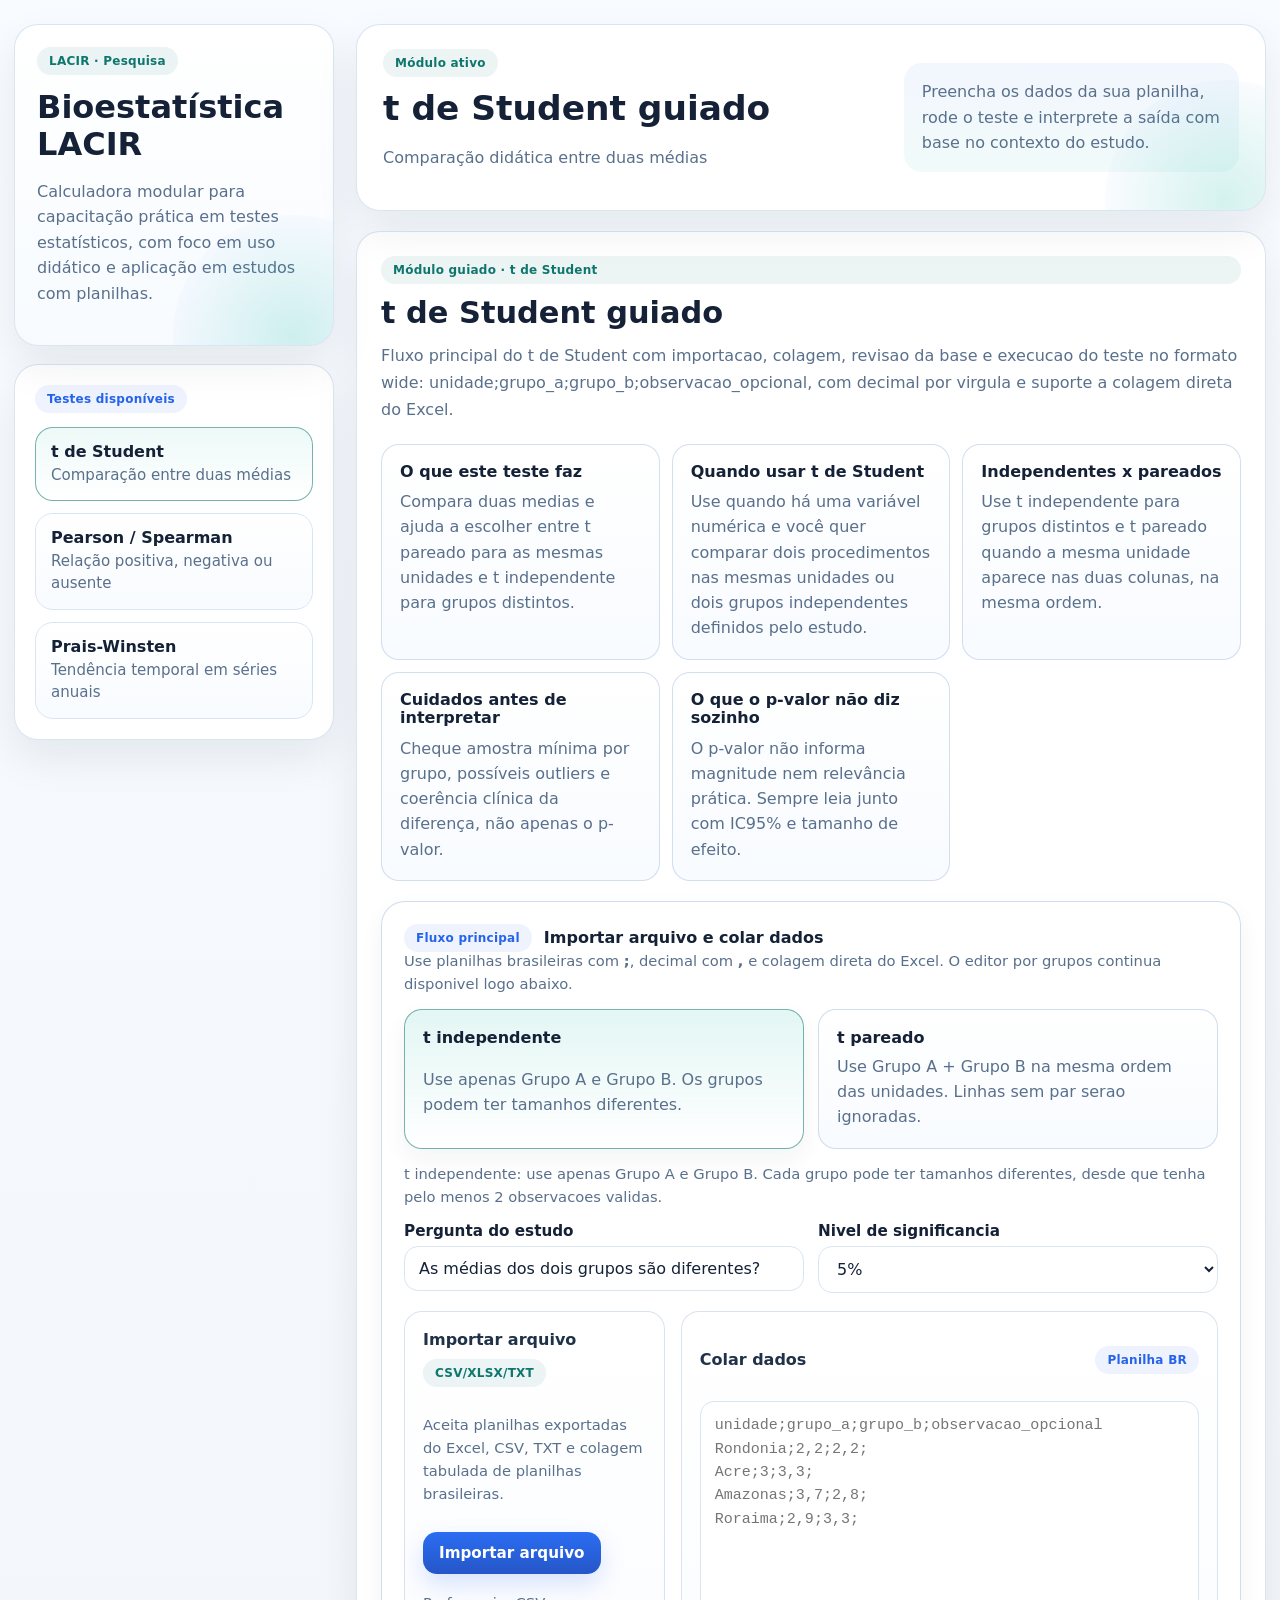
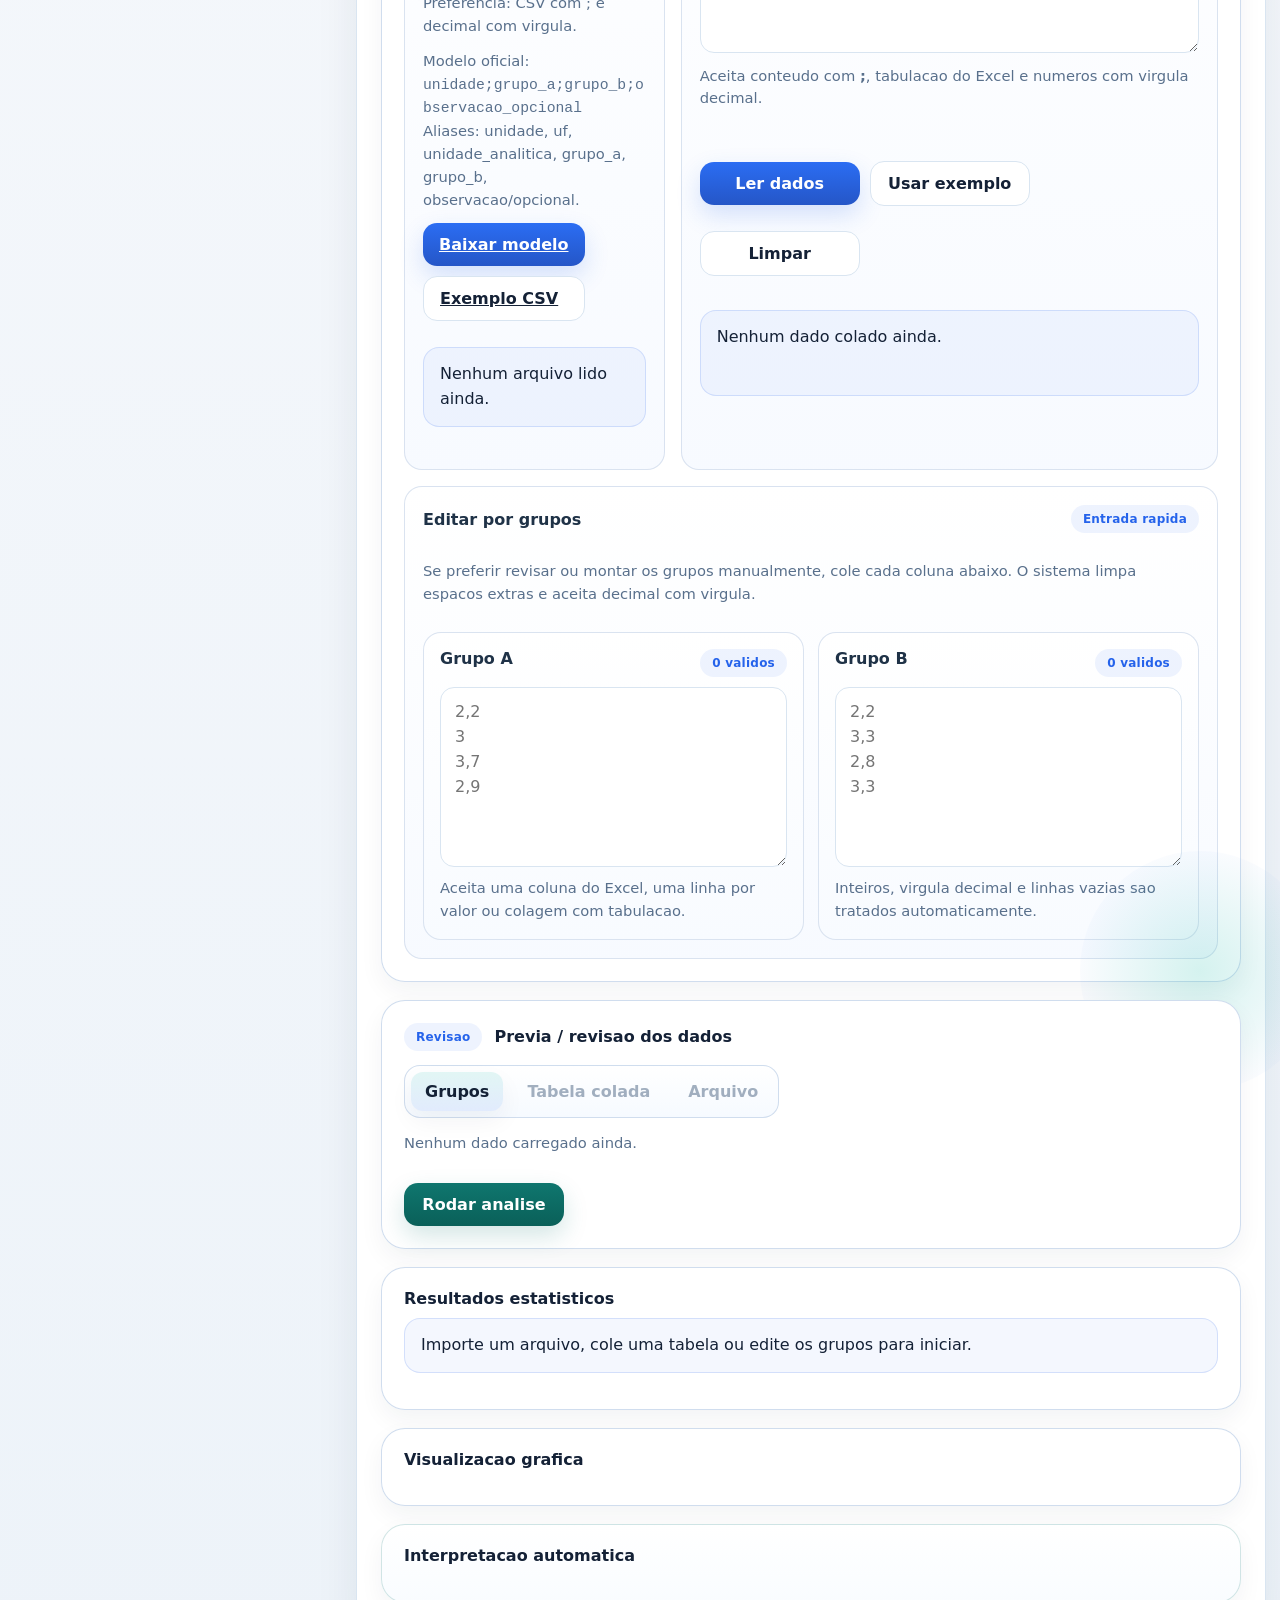
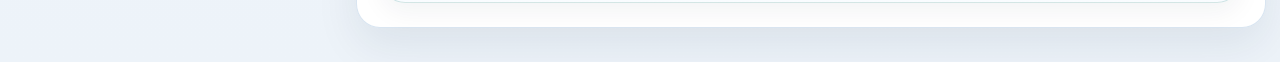
<file: index.html>
<!DOCTYPE html>
<html lang="pt-BR">
<head>
  <meta charset="UTF-8" />
  <meta name="viewport" content="width=device-width, initial-scale=1.0" />
  <title>Bioestat&iacute;stica LACIR</title>
  <meta name="description" content="Plataforma modular de testes estat&iacute;sticos para a LACIR" />
  <link rel="stylesheet" href="./assets/css/styles.css" />
</head>
<body>
  <div class="page-shell">
    <aside class="sidebar">
      <div class="sidebar-card brand-card">
        <div class="brand-badge">LACIR &middot; Pesquisa</div>
        <h1>Bioestat&iacute;stica LACIR</h1>
        <p class="brand-text">Calculadora modular para capacita&ccedil;&atilde;o pr&aacute;tica em testes estat&iacute;sticos, com foco em uso did&aacute;tico e aplica&ccedil;&atilde;o em estudos com planilhas.</p>
      </div>

      <div class="sidebar-card nav-card">
        <div class="section-kicker">Testes dispon&iacute;veis</div>
        <nav id="test-nav" class="test-nav">
          <div class="loading-chip">Carregando testes...</div>
        </nav>
      </div>
    </aside>

    <main class="main-area">
      <section class="hero-card">
        <div>
          <div class="hero-kicker">M&oacute;dulo ativo</div>
          <h2 id="page-title">Selecione um teste</h2>
          <p id="page-subtitle">Escolha uma op&ccedil;&atilde;o no menu lateral.</p>
        </div>
        <div class="hero-note" id="hero-note">A plataforma foi estruturada para receber novos testes por m&oacute;dulos independentes.</div>
      </section>

      <section id="module-root" class="module-root">
        <div class="empty-state">
          <h3>Bem-vindo</h3>
          <p>Selecione um teste no menu para come&ccedil;ar.</p>
        </div>
      </section>
    </main>
  </div>

  <script defer src="./assets/js/app.js"></script>
</body>
</html>
</file>
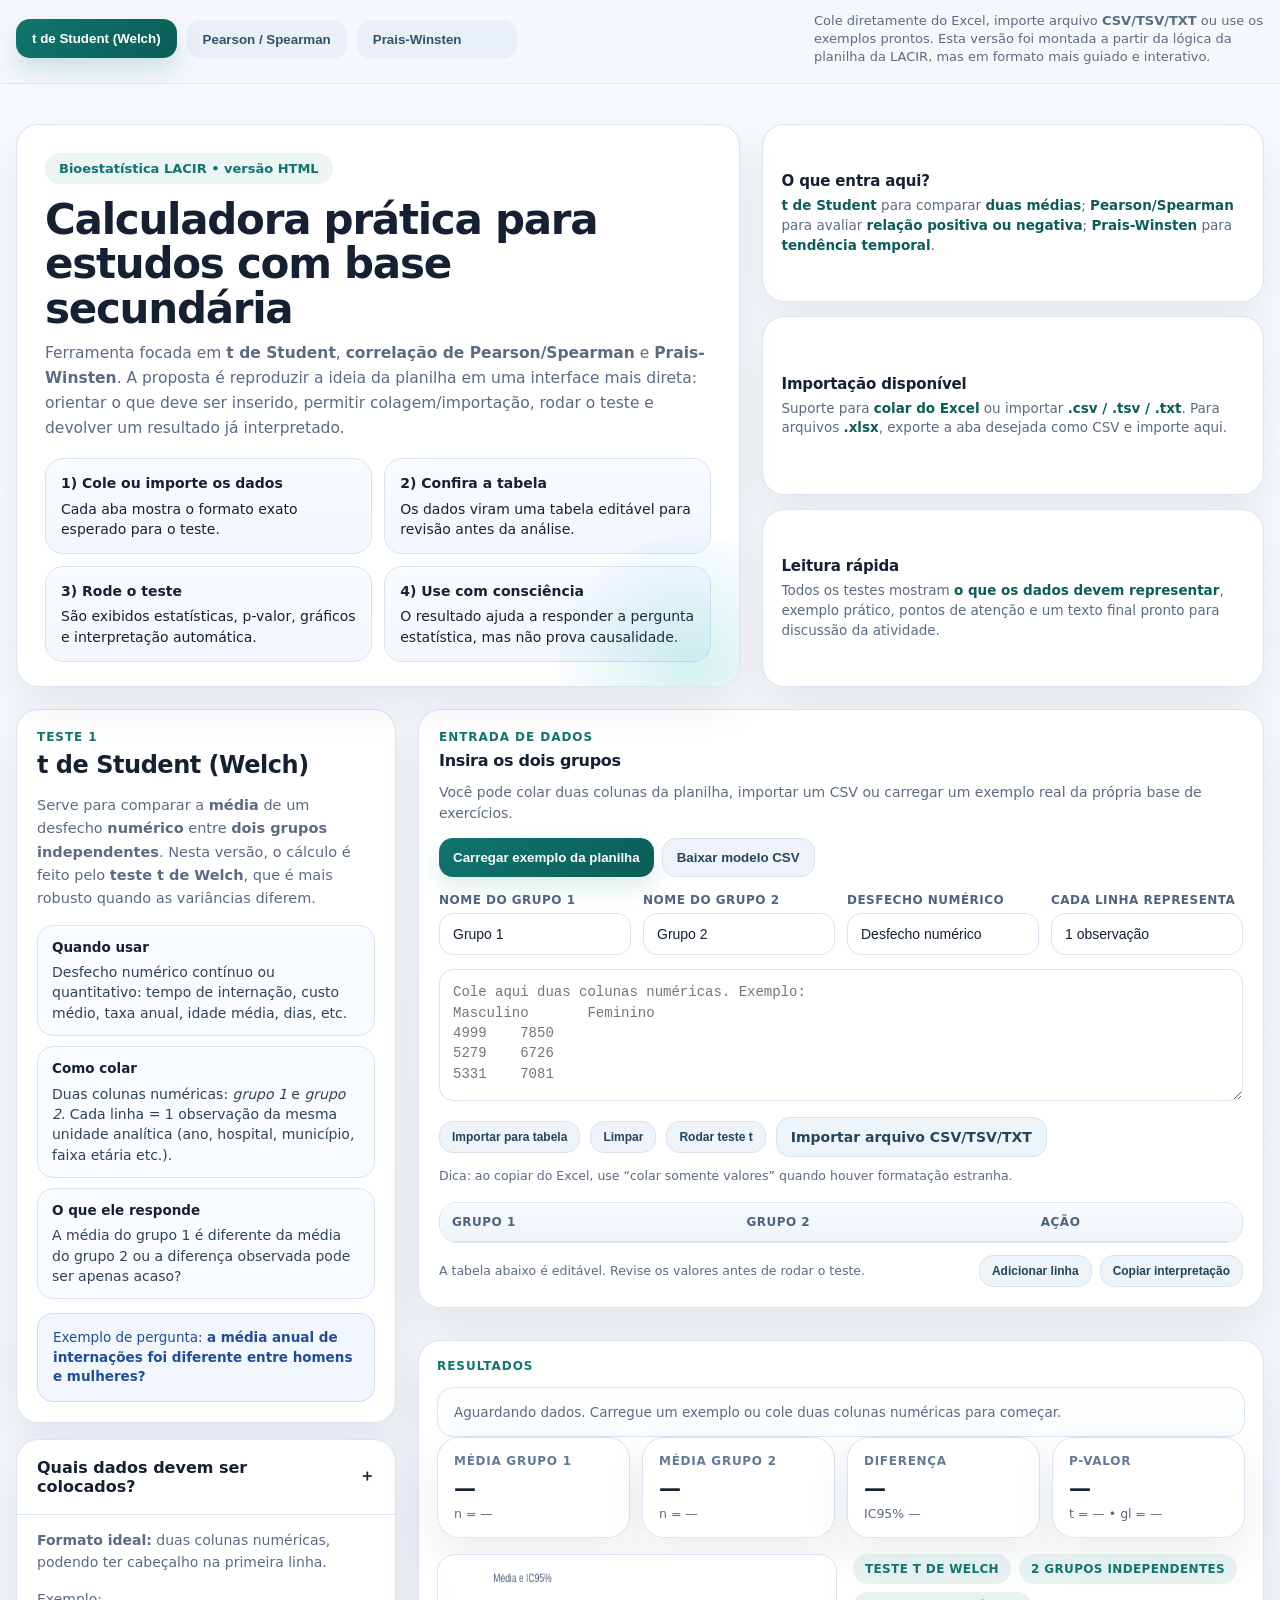
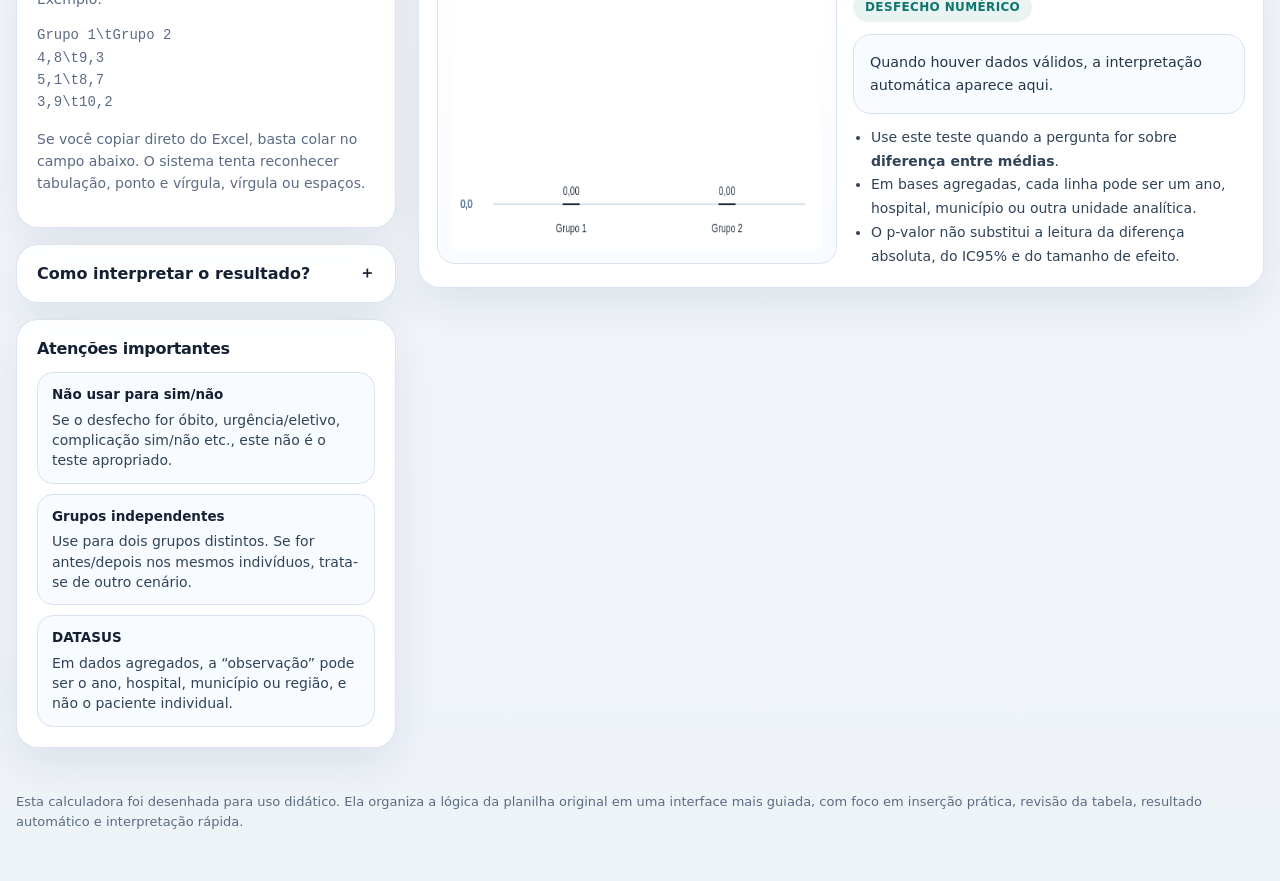
<file: calculadora_bioestatistica_lacir.html>
<!DOCTYPE html>
<html lang="pt-BR">
<head>
  <meta charset="UTF-8" />
  <meta name="viewport" content="width=device-width, initial-scale=1.0" />
  <title>Bioestatística LACIR — Calculadora Interativa</title>
  <style>
    :root {
      --bg: #f5f7fb;
      --panel: #ffffff;
      --panel-2: #f8fbff;
      --text: #152033;
      --muted: #5b6b84;
      --border: #d8e2f0;
      --primary: #0f766e;
      --primary-2: #0b5d58;
      --accent: #14b8a6;
      --info: #2563eb;
      --warning: #b45309;
      --danger: #b91c1c;
      --success: #166534;
      --shadow: 0 18px 44px rgba(16, 34, 64, 0.08);
      --radius: 22px;
    }

    * { box-sizing: border-box; }
    html, body { margin: 0; padding: 0; background: linear-gradient(180deg, #f7fbff 0%, #f5f7fb 40%, #eef3f8 100%); color: var(--text); font-family: Inter, ui-sans-serif, system-ui, -apple-system, BlinkMacSystemFont, "Segoe UI", sans-serif; }
    body { min-height: 100vh; }

    .wrap {
      width: min(1400px, calc(100vw - 32px));
      margin: 0 auto;
      padding: 28px 0 48px;
    }

    .hero {
      display: grid;
      grid-template-columns: 1.3fr 0.9fr;
      gap: 22px;
      align-items: stretch;
      margin-bottom: 22px;
    }

    .hero-card, .mini-card, .panel-card, .result-card, .metric, .help-card {
      background: rgba(255,255,255,0.95);
      border: 1px solid rgba(216,226,240,0.95);
      border-radius: var(--radius);
      box-shadow: var(--shadow);
    }

    .hero-card {
      padding: 28px 28px 24px;
      position: relative;
      overflow: hidden;
    }

    .hero-card::after {
      content: "";
      position: absolute;
      inset: auto -80px -110px auto;
      width: 260px;
      height: 260px;
      background: radial-gradient(circle, rgba(20,184,166,0.18), rgba(37,99,235,0.02) 70%);
      border-radius: 50%;
      pointer-events: none;
    }

    .hero-badge {
      display: inline-flex;
      align-items: center;
      gap: 8px;
      padding: 8px 14px;
      border-radius: 999px;
      background: rgba(15,118,110,0.08);
      color: var(--primary);
      font-weight: 700;
      font-size: 13px;
      margin-bottom: 14px;
    }

    h1 {
      margin: 0 0 10px;
      font-size: clamp(30px, 4vw, 42px);
      line-height: 1.06;
      letter-spacing: -0.03em;
    }

    .hero p {
      margin: 0;
      color: var(--muted);
      font-size: 15.5px;
      line-height: 1.6;
    }

    .hero-points {
      margin-top: 18px;
      display: grid;
      grid-template-columns: repeat(2, minmax(0,1fr));
      gap: 12px;
    }

    .point {
      padding: 14px 15px;
      border-radius: 18px;
      background: linear-gradient(180deg, rgba(248,251,255,1) 0%, rgba(241,247,252,1) 100%);
      border: 1px solid var(--border);
      font-size: 14px;
      line-height: 1.45;
    }

    .point strong { display: block; margin-bottom: 5px; color: var(--text); }

    .hero-side {
      display: grid;
      grid-template-rows: repeat(3, 1fr);
      gap: 14px;
    }

    .mini-card {
      padding: 18px 18px 16px;
      display: flex;
      flex-direction: column;
      justify-content: center;
      gap: 6px;
    }

    .mini-card h3 {
      margin: 0;
      font-size: 15px;
      letter-spacing: -0.01em;
    }

    .mini-card p {
      margin: 0;
      color: var(--muted);
      font-size: 13.5px;
      line-height: 1.45;
    }

    .mini-card strong { color: var(--primary-2); }

    .toolbar {
      position: sticky;
      top: 0;
      z-index: 5;
      backdrop-filter: blur(14px);
      background: rgba(245,247,251,0.82);
      border-bottom: 1px solid rgba(216,226,240,0.85);
      padding: 12px 0 16px;
      margin-bottom: 12px;
    }

    .toolbar-inner {
      width: min(1400px, calc(100vw - 32px));
      margin: 0 auto;
      display: flex;
      justify-content: space-between;
      gap: 14px;
      align-items: center;
      flex-wrap: wrap;
    }

    .tablist {
      display: flex;
      gap: 10px;
      flex-wrap: wrap;
    }

    .tab-btn, .action-btn, .ghost-btn, .tiny-btn {
      border: none;
      border-radius: 14px;
      font-weight: 700;
      cursor: pointer;
      transition: transform .18s ease, box-shadow .18s ease, background .18s ease, color .18s ease;
    }

    .tab-btn {
      padding: 12px 16px;
      background: #e9f0f7;
      color: #32516e;
      min-width: 160px;
      text-align: left;
    }

    .tab-btn.active {
      background: linear-gradient(135deg, var(--primary), #0b5d58);
      color: #fff;
      box-shadow: 0 12px 24px rgba(15,118,110,0.18);
      transform: translateY(-1px);
    }

    .toolbar-note {
      color: var(--muted);
      font-size: 13px;
      line-height: 1.4;
      max-width: 450px;
    }

    .panel {
      display: none;
    }

    .panel.active {
      display: block;
      animation: fadeUp .26s ease;
    }

    @keyframes fadeUp {
      from { opacity: 0; transform: translateY(8px); }
      to { opacity: 1; transform: translateY(0); }
    }

    .panel-grid {
      display: grid;
      grid-template-columns: 380px 1fr;
      gap: 22px;
      align-items: start;
      margin-top: 10px;
    }

    .info-stack, .tool-stack {
      display: grid;
      gap: 16px;
    }

    .panel-card {
      padding: 20px;
    }

    .panel-card h2, .panel-card h3 {
      margin: 0 0 12px;
      line-height: 1.15;
      letter-spacing: -0.02em;
    }

    .panel-card h2 { font-size: 24px; }
    .panel-card h3 { font-size: 16px; }

    .kicker {
      font-size: 12px;
      font-weight: 800;
      text-transform: uppercase;
      letter-spacing: .08em;
      color: var(--primary);
      margin-bottom: 8px;
    }

    .lead {
      color: var(--muted);
      line-height: 1.6;
      font-size: 14.5px;
    }

    .bullet-list {
      display: grid;
      gap: 10px;
      margin-top: 14px;
    }

    .bullet {
      padding: 12px 14px;
      border: 1px solid var(--border);
      border-radius: 16px;
      background: var(--panel-2);
      font-size: 14px;
      line-height: 1.45;
      color: #304357;
    }

    .bullet strong {
      color: var(--text);
      display: block;
      margin-bottom: 5px;
      font-size: 13.5px;
    }

    .notice {
      padding: 14px 15px;
      border-radius: 16px;
      background: rgba(37,99,235,0.06);
      border: 1px solid rgba(37,99,235,0.18);
      color: #204c9b;
      font-size: 13.5px;
      line-height: 1.45;
      margin-top: 14px;
    }

    .warning {
      background: rgba(180,83,9,0.08);
      border-color: rgba(180,83,9,0.18);
      color: #8f4e12;
    }

    .danger {
      background: rgba(185,28,28,0.08);
      border-color: rgba(185,28,28,0.18);
      color: #991b1b;
    }

    details.help-card {
      padding: 0;
      overflow: hidden;
    }

    details.help-card summary {
      list-style: none;
      cursor: pointer;
      padding: 18px 20px;
      font-weight: 700;
      display: flex;
      justify-content: space-between;
      align-items: center;
      gap: 12px;
    }
    details.help-card summary::-webkit-details-marker { display: none; }
    details.help-card .details-body {
      padding: 0 20px 18px;
      color: var(--muted);
      line-height: 1.6;
      font-size: 14px;
      border-top: 1px solid var(--border);
    }

    .tool-head {
      display: flex;
      justify-content: space-between;
      gap: 14px;
      align-items: flex-start;
      flex-wrap: wrap;
      margin-bottom: 16px;
    }

    .tool-head p { margin: 0; color: var(--muted); font-size: 14px; line-height: 1.5; }

    .tool-actions {
      display: flex;
      gap: 8px;
      flex-wrap: wrap;
    }

    .action-btn {
      background: linear-gradient(135deg, var(--primary), #0b5d58);
      color: white;
      padding: 11px 14px;
      box-shadow: 0 10px 22px rgba(15,118,110,0.14);
    }

    .ghost-btn {
      background: #eef4fa;
      color: #26445f;
      padding: 11px 14px;
      border: 1px solid var(--border);
    }

    .tiny-btn {
      background: #eef4fa;
      color: #24425f;
      padding: 8px 12px;
      border: 1px solid var(--border);
      font-size: 12px;
    }

    .action-btn:hover, .ghost-btn:hover, .tiny-btn:hover, .tab-btn:hover {
      transform: translateY(-1px);
    }

    .form-grid {
      display: grid;
      grid-template-columns: repeat(4, minmax(0,1fr));
      gap: 12px;
      margin-bottom: 14px;
    }

    .field {
      display: grid;
      gap: 6px;
    }

    .field label {
      font-size: 12px;
      font-weight: 800;
      letter-spacing: .04em;
      text-transform: uppercase;
      color: #4e6480;
    }

    .field input, .field select, .paste-box, .cell-input {
      width: 100%;
      border-radius: 14px;
      border: 1px solid var(--border);
      background: #fff;
      color: var(--text);
      padding: 12px 13px;
      font-size: 14px;
      outline: none;
      transition: border-color .18s ease, box-shadow .18s ease;
    }

    .field input:focus, .field select:focus, .paste-box:focus, .cell-input:focus {
      border-color: rgba(15,118,110,0.5);
      box-shadow: 0 0 0 4px rgba(20,184,166,0.12);
    }

    .paste-box {
      min-height: 132px;
      resize: vertical;
      font-family: ui-monospace, SFMono-Regular, Menlo, monospace;
      line-height: 1.45;
    }

    .sub-actions {
      display: flex;
      flex-wrap: wrap;
      gap: 10px;
      margin: 12px 0 16px;
      align-items: center;
    }

    .file-label {
      display: inline-flex;
      align-items: center;
      gap: 8px;
      padding: 11px 14px;
      border-radius: 14px;
      background: #eef4fa;
      border: 1px solid var(--border);
      cursor: pointer;
      font-weight: 700;
      color: #26445f;
      font-size: 14px;
    }

    .file-label input { display: none; }

    .format-hint {
      font-size: 12.5px;
      color: var(--muted);
      line-height: 1.45;
    }

    .data-table-wrap {
      border: 1px solid var(--border);
      border-radius: 18px;
      overflow: hidden;
      background: white;
      margin-top: 8px;
    }

    table {
      width: 100%;
      border-collapse: collapse;
    }

    thead th {
      background: linear-gradient(180deg, #f7fbff 0%, #eef4fa 100%);
      text-align: left;
      padding: 12px 12px;
      font-size: 12px;
      letter-spacing: .04em;
      text-transform: uppercase;
      color: #4b6381;
      border-bottom: 1px solid var(--border);
    }

    tbody td {
      border-bottom: 1px solid rgba(216,226,240,0.7);
      padding: 8px 10px;
      vertical-align: top;
    }

    tbody tr:last-child td { border-bottom: none; }

    .cell-input {
      padding: 9px 10px;
      font-size: 13.5px;
      border-radius: 12px;
    }

    .table-actions {
      display: flex;
      justify-content: space-between;
      gap: 10px;
      margin-top: 12px;
      flex-wrap: wrap;
      align-items: center;
    }

    .table-note {
      color: var(--muted);
      font-size: 12.5px;
      line-height: 1.45;
    }

    .result-grid {
      display: grid;
      grid-template-columns: repeat(4, minmax(0,1fr));
      gap: 12px;
      margin-bottom: 16px;
    }

    .metric {
      padding: 16px 16px 14px;
      min-height: 98px;
      display: flex;
      flex-direction: column;
      justify-content: space-between;
    }

    .metric .label {
      font-size: 12px;
      letter-spacing: .06em;
      text-transform: uppercase;
      color: #637997;
      font-weight: 800;
    }

    .metric .value {
      font-size: 22px;
      font-weight: 800;
      letter-spacing: -0.03em;
      margin-top: 8px;
    }

    .metric .mini {
      color: var(--muted);
      font-size: 12.5px;
      line-height: 1.45;
      margin-top: 4px;
    }

    .result-card {
      padding: 18px;
      margin-top: 16px;
    }

    .result-split {
      display: grid;
      grid-template-columns: minmax(320px, 400px) 1fr;
      gap: 16px;
      align-items: start;
    }

    .chart-box {
      border: 1px solid var(--border);
      background: linear-gradient(180deg, #ffffff 0%, #f8fbff 100%);
      border-radius: 18px;
      padding: 14px;
    }

    canvas {
      width: 100%;
      height: 280px;
      display: block;
    }

    .result-text {
      display: grid;
      gap: 12px;
    }

    .interpretation {
      padding: 16px;
      border-radius: 18px;
      background: #f8fbff;
      border: 1px solid var(--border);
      color: #243649;
      line-height: 1.6;
      font-size: 14.3px;
    }

    .result-list {
      margin: 0;
      padding-left: 18px;
      color: #304357;
      line-height: 1.7;
      font-size: 14px;
    }

    .pill-row {
      display: flex;
      flex-wrap: wrap;
      gap: 8px;
    }

    .pill {
      display: inline-flex;
      align-items: center;
      gap: 6px;
      padding: 8px 12px;
      border-radius: 999px;
      background: rgba(15,118,110,0.09);
      color: var(--primary);
      font-size: 12px;
      font-weight: 800;
      letter-spacing: .03em;
      text-transform: uppercase;
    }

    .status {
      padding: 14px 16px;
      border-radius: 16px;
      font-size: 13.5px;
      line-height: 1.5;
      border: 1px solid var(--border);
      background: #fbfdff;
      color: var(--muted);
      margin-top: 14px;
    }

    .status.ok { background: rgba(22,101,52,0.08); border-color: rgba(22,101,52,0.2); color: #166534; }
    .status.warn { background: rgba(180,83,9,0.08); border-color: rgba(180,83,9,0.18); color: #9a5a0f; }
    .status.err { background: rgba(185,28,28,0.08); border-color: rgba(185,28,28,0.18); color: #991b1b; }

    .footnote {
      color: var(--muted);
      font-size: 12.5px;
      line-height: 1.6;
      margin-top: 16px;
    }

    footer {
      margin-top: 26px;
      padding: 18px 0 0;
      color: var(--muted);
      font-size: 13px;
      line-height: 1.6;
    }

    @media (max-width: 1180px) {
      .hero { grid-template-columns: 1fr; }
      .panel-grid { grid-template-columns: 1fr; }
      .result-split { grid-template-columns: 1fr; }
    }

    @media (max-width: 760px) {
      .wrap, .toolbar-inner { width: min(100vw - 18px, 100%); }
      .hero-card, .panel-card, .result-card, .mini-card { padding: 18px; }
      .hero-points { grid-template-columns: 1fr; }
      .form-grid { grid-template-columns: 1fr 1fr; }
      .result-grid { grid-template-columns: 1fr 1fr; }
      .tab-btn { min-width: auto; flex: 1 1 180px; }
    }

    @media (max-width: 520px) {
      .form-grid, .result-grid { grid-template-columns: 1fr; }
      h1 { font-size: 28px; }
    }
  </style>
</head>
<body>
  <div class="toolbar">
    <div class="toolbar-inner">
      <div class="tablist" role="tablist" aria-label="Ferramentas estatísticas">
        <button class="tab-btn active" data-tab="ttest">t de Student (Welch)</button>
        <button class="tab-btn" data-tab="corr">Pearson / Spearman</button>
        <button class="tab-btn" data-tab="prais">Prais-Winsten</button>
      </div>
      <div class="toolbar-note">
        Cole diretamente do Excel, importe arquivo <strong>CSV/TSV/TXT</strong> ou use os exemplos prontos. Esta versão foi montada a partir da lógica da planilha da LACIR, mas em formato mais guiado e interativo.
      </div>
    </div>
  </div>

  <div class="wrap">
    <section class="hero">
      <div class="hero-card">
        <div class="hero-badge">Bioestatística LACIR • versão HTML</div>
        <h1>Calculadora prática para estudos com base secundária</h1>
        <p>
          Ferramenta focada em <strong>t de Student</strong>, <strong>correlação de Pearson/Spearman</strong> e <strong>Prais-Winsten</strong>.
          A proposta é reproduzir a ideia da planilha em uma interface mais direta: orientar o que deve ser inserido, permitir colagem/importação,
          rodar o teste e devolver um resultado já interpretado.
        </p>
        <div class="hero-points">
          <div class="point"><strong>1) Cole ou importe os dados</strong>Cada aba mostra o formato exato esperado para o teste.</div>
          <div class="point"><strong>2) Confira a tabela</strong>Os dados viram uma tabela editável para revisão antes da análise.</div>
          <div class="point"><strong>3) Rode o teste</strong>São exibidos estatísticas, p-valor, gráficos e interpretação automática.</div>
          <div class="point"><strong>4) Use com consciência</strong>O resultado ajuda a responder a pergunta estatística, mas não prova causalidade.</div>
        </div>
      </div>
      <div class="hero-side">
        <div class="mini-card">
          <h3>O que entra aqui?</h3>
          <p><strong>t de Student</strong> para comparar <strong>duas médias</strong>; <strong>Pearson/Spearman</strong> para avaliar <strong>relação positiva ou negativa</strong>; <strong>Prais-Winsten</strong> para <strong>tendência temporal</strong>.</p>
        </div>
        <div class="mini-card">
          <h3>Importação disponível</h3>
          <p>Suporte para <strong>colar do Excel</strong> ou importar <strong>.csv / .tsv / .txt</strong>. Para arquivos <strong>.xlsx</strong>, exporte a aba desejada como CSV e importe aqui.</p>
        </div>
        <div class="mini-card">
          <h3>Leitura rápida</h3>
          <p>Todos os testes mostram <strong>o que os dados devem representar</strong>, exemplo prático, pontos de atenção e um texto final pronto para discussão da atividade.</p>
        </div>
      </div>
    </section>

    <section id="panel-ttest" class="panel active" role="tabpanel">
      <div class="panel-grid">
        <div class="info-stack">
          <div class="panel-card">
            <div class="kicker">Teste 1</div>
            <h2>t de Student (Welch)</h2>
            <p class="lead">
              Serve para comparar a <strong>média</strong> de um desfecho <strong>numérico</strong> entre <strong>dois grupos independentes</strong>.
              Nesta versão, o cálculo é feito pelo <strong>teste t de Welch</strong>, que é mais robusto quando as variâncias diferem.
            </p>
            <div class="bullet-list">
              <div class="bullet"><strong>Quando usar</strong>Desfecho numérico contínuo ou quantitativo: tempo de internação, custo médio, taxa anual, idade média, dias, etc.</div>
              <div class="bullet"><strong>Como colar</strong>Duas colunas numéricas: <em>grupo 1</em> e <em>grupo 2</em>. Cada linha = 1 observação da mesma unidade analítica (ano, hospital, município, faixa etária etc.).</div>
              <div class="bullet"><strong>O que ele responde</strong>A média do grupo 1 é diferente da média do grupo 2 ou a diferença observada pode ser apenas acaso?</div>
            </div>
            <div class="notice">Exemplo de pergunta: <strong>a média anual de internações foi diferente entre homens e mulheres?</strong></div>
          </div>

          <details class="help-card" open>
            <summary>Quais dados devem ser colocados? <span>＋</span></summary>
            <div class="details-body">
              <p><strong>Formato ideal:</strong> duas colunas numéricas, podendo ter cabeçalho na primeira linha.</p>
              <p>Exemplo:</p>
              <pre>Grupo 1\tGrupo 2
4,8\t9,3
5,1\t8,7
3,9\t10,2</pre>
              <p>Se você copiar direto do Excel, basta colar no campo abaixo. O sistema tenta reconhecer tabulação, ponto e vírgula, vírgula ou espaços.</p>
            </div>
          </details>

          <details class="help-card">
            <summary>Como interpretar o resultado? <span>＋</span></summary>
            <div class="details-body">
              <p>Além do <strong>p-valor</strong>, esta calculadora mostra:</p>
              <ul>
                <li><strong>Diferença entre médias</strong></li>
                <li><strong>IC95%</strong> da diferença</li>
                <li><strong>t</strong> e <strong>graus de liberdade</strong></li>
                <li><strong>Cohen's d</strong>, para noção de tamanho de efeito</li>
              </ul>
              <p>Um p &lt; 0,05 sugere diferença estatisticamente significativa entre as médias, mas a relevância prática depende também da magnitude da diferença e do contexto clínico.</p>
            </div>
          </details>

          <div class="panel-card">
            <h3>Atenções importantes</h3>
            <div class="bullet-list">
              <div class="bullet"><strong>Não usar para sim/não</strong>Se o desfecho for óbito, urgência/eletivo, complicação sim/não etc., este não é o teste apropriado.</div>
              <div class="bullet"><strong>Grupos independentes</strong>Use para dois grupos distintos. Se for antes/depois nos mesmos indivíduos, trata-se de outro cenário.</div>
              <div class="bullet"><strong>DATASUS</strong>Em dados agregados, a “observação” pode ser o ano, hospital, município ou região, e não o paciente individual.</div>
            </div>
          </div>
        </div>

        <div class="tool-stack">
          <div class="panel-card">
            <div class="tool-head">
              <div>
                <div class="kicker">Entrada de dados</div>
                <h3>Insira os dois grupos</h3>
                <p>Você pode colar duas colunas da planilha, importar um CSV ou carregar um exemplo real da própria base de exercícios.</p>
              </div>
              <div class="tool-actions">
                <button class="action-btn" id="ttest-example">Carregar exemplo da planilha</button>
                <button class="ghost-btn" id="ttest-template">Baixar modelo CSV</button>
              </div>
            </div>

            <div class="form-grid">
              <div class="field">
                <label for="ttest-group1">Nome do grupo 1</label>
                <input id="ttest-group1" value="Grupo 1" />
              </div>
              <div class="field">
                <label for="ttest-group2">Nome do grupo 2</label>
                <input id="ttest-group2" value="Grupo 2" />
              </div>
              <div class="field">
                <label for="ttest-outcome">Desfecho numérico</label>
                <input id="ttest-outcome" value="Desfecho numérico" />
              </div>
              <div class="field">
                <label for="ttest-unit">Cada linha representa</label>
                <input id="ttest-unit" value="1 observação" />
              </div>
            </div>

            <textarea id="ttest-paste" class="paste-box" placeholder="Cole aqui duas colunas numéricas. Exemplo:
Masculino	Feminino
4999	7850
5279	6726
5331	7081"></textarea>

            <div class="sub-actions">
              <button class="tiny-btn" id="ttest-import">Importar para tabela</button>
              <button class="tiny-btn" id="ttest-clear">Limpar</button>
              <button class="tiny-btn" id="ttest-run">Rodar teste t</button>
              <label class="file-label">Importar arquivo CSV/TSV/TXT
                <input type="file" id="ttest-file" accept=".csv,.tsv,.txt" />
              </label>
              <div class="format-hint">Dica: ao copiar do Excel, use “colar somente valores” quando houver formatação estranha.</div>
            </div>

            <div id="ttest-table-wrap" class="data-table-wrap"></div>
            <div class="table-actions">
              <div class="table-note">A tabela abaixo é editável. Revise os valores antes de rodar o teste.</div>
              <div style="display:flex; gap:8px; flex-wrap:wrap;">
                <button class="tiny-btn" id="ttest-add-row">Adicionar linha</button>
                <button class="tiny-btn" id="ttest-copy-interpretation">Copiar interpretação</button>
              </div>
            </div>
          </div>

          <div class="result-card">
            <div class="kicker">Resultados</div>
            <div id="ttest-status" class="status">Aguardando dados. Carregue um exemplo ou cole duas colunas numéricas para começar.</div>
            <div class="result-grid">
              <div class="metric"><div class="label">Média grupo 1</div><div class="value" id="ttest-m1">—</div><div class="mini" id="ttest-m1-mini">n = —</div></div>
              <div class="metric"><div class="label">Média grupo 2</div><div class="value" id="ttest-m2">—</div><div class="mini" id="ttest-m2-mini">n = —</div></div>
              <div class="metric"><div class="label">Diferença</div><div class="value" id="ttest-diff">—</div><div class="mini" id="ttest-ci">IC95% —</div></div>
              <div class="metric"><div class="label">p-valor</div><div class="value" id="ttest-p">—</div><div class="mini" id="ttest-stat">t = — • gl = —</div></div>
            </div>
            <div class="result-split">
              <div class="chart-box">
                <canvas id="ttest-chart" width="520" height="300"></canvas>
              </div>
              <div class="result-text">
                <div class="pill-row">
                  <span class="pill">Teste t de Welch</span>
                  <span class="pill">2 grupos independentes</span>
                  <span class="pill">Desfecho numérico</span>
                </div>
                <div id="ttest-interpretation" class="interpretation">
                  Quando houver dados válidos, a interpretação automática aparece aqui.
                </div>
                <ul class="result-list" id="ttest-list">
                  <li>Use este teste quando a pergunta for sobre <strong>diferença entre médias</strong>.</li>
                  <li>Em bases agregadas, cada linha pode ser um ano, hospital, município ou outra unidade analítica.</li>
                  <li>O p-valor não substitui a leitura da diferença absoluta, do IC95% e do tamanho de efeito.</li>
                </ul>
              </div>
            </div>
          </div>
        </div>
      </div>
    </section>

    <section id="panel-corr" class="panel" role="tabpanel">
      <div class="panel-grid">
        <div class="info-stack">
          <div class="panel-card">
            <div class="kicker">Teste 2</div>
            <h2>Pearson / Spearman</h2>
            <p class="lead">
              Essas correlações medem a <strong>relação entre duas variáveis numéricas</strong>. O sinal do coeficiente indica direção
              (<strong>positiva</strong> ou <strong>negativa</strong>) e o valor absoluto sugere a força da relação.
            </p>
            <div class="bullet-list">
              <div class="bullet"><strong>Pearson</strong>Melhor quando a relação é aproximadamente <strong>linear</strong> e as variáveis são numéricas contínuas.</div>
              <div class="bullet"><strong>Spearman</strong>Mais robusto para <strong>outliers</strong>, assimetria e relações monotônicas; trabalha com postos.</div>
              <div class="bullet"><strong>O que ele responde</strong>Quando X aumenta, Y tende a aumentar, diminuir ou não mudar de forma consistente?</div>
            </div>
            <div class="notice">Exemplo de pergunta: <strong>há relação entre o número anual de internações masculinas e femininas?</strong></div>
          </div>

          <details class="help-card" open>
            <summary>Quais dados devem ser colocados? <span>＋</span></summary>
            <div class="details-body">
              <p>Insira <strong>duas colunas numéricas pareadas</strong>, isto é, cada linha deve representar a mesma unidade de análise nas duas colunas.</p>
              <pre>X	Y
4999	7850
5279	6726
5331	7081</pre>
              <p>Exemplos de pares válidos: mesmo ano, mesmo município, mesmo hospital, mesma faixa etária, mesma região.</p>
            </div>
          </details>

          <details class="help-card">
            <summary>Como interpretar positivo e negativo? <span>＋</span></summary>
            <div class="details-body">
              <p><strong>Coeficiente &gt; 0</strong>: relação positiva — quando X aumenta, Y tende a aumentar.</p>
              <p><strong>Coeficiente &lt; 0</strong>: relação negativa — quando X aumenta, Y tende a diminuir.</p>
              <p><strong>Coeficiente perto de 0</strong>: ausência de relação linear/monotônica clara.</p>
              <p>Lembre-se: correlação <strong>não prova causalidade</strong>.</p>
            </div>
          </details>

          <div class="panel-card">
            <h3>Atenções importantes</h3>
            <div class="bullet-list">
              <div class="bullet"><strong>Não usar para categorias</strong>Sexo, óbito sim/não, procedimento aberto vs endovascular etc. não entram aqui como variáveis categóricas puras.</div>
              <div class="bullet"><strong>Dados ao longo do tempo</strong>Se X e Y crescem com o tempo, a correlação pode parecer forte apenas por tendência temporal. Interprete com cuidado.</div>
              <div class="bullet"><strong>Escolha prática</strong>Se a relação parecer linear e sem distorções extremas, use Pearson. Se houver dúvida, Spearman costuma ser uma boa checagem.</div>
            </div>
          </div>
        </div>

        <div class="tool-stack">
          <div class="panel-card">
            <div class="tool-head">
              <div>
                <div class="kicker">Entrada de dados</div>
                <h3>Insira as variáveis X e Y</h3>
                <p>Você pode alternar entre Pearson e Spearman sem mudar os dados.</p>
              </div>
              <div class="tool-actions">
                <button class="action-btn" id="corr-example">Carregar exemplo da planilha</button>
                <button class="ghost-btn" id="corr-template">Baixar modelo CSV</button>
              </div>
            </div>

            <div class="form-grid">
              <div class="field">
                <label for="corr-x-name">Nome da variável X</label>
                <input id="corr-x-name" value="Variável X" />
              </div>
              <div class="field">
                <label for="corr-y-name">Nome da variável Y</label>
                <input id="corr-y-name" value="Variável Y" />
              </div>
              <div class="field">
                <label for="corr-method">Método</label>
                <select id="corr-method">
                  <option value="pearson">Pearson</option>
                  <option value="spearman">Spearman</option>
                </select>
              </div>
              <div class="field">
                <label for="corr-unit">Cada linha representa</label>
                <input id="corr-unit" value="1 par válido" />
              </div>
            </div>

            <textarea id="corr-paste" class="paste-box" placeholder="Cole aqui duas colunas numéricas pareadas. Exemplo:
X	Y
4999	7850
5279	6726
5331	7081"></textarea>

            <div class="sub-actions">
              <button class="tiny-btn" id="corr-import">Importar para tabela</button>
              <button class="tiny-btn" id="corr-clear">Limpar</button>
              <button class="tiny-btn" id="corr-run">Rodar correlação</button>
              <label class="file-label">Importar arquivo CSV/TSV/TXT
                <input type="file" id="corr-file" accept=".csv,.tsv,.txt" />
              </label>
              <div class="format-hint">Para comparação rápida, você pode trocar Pearson ↔ Spearman e rodar novamente.</div>
            </div>

            <div id="corr-table-wrap" class="data-table-wrap"></div>
            <div class="table-actions">
              <div class="table-note">Cada linha precisa formar um par correspondente entre X e Y.</div>
              <div style="display:flex; gap:8px; flex-wrap:wrap;">
                <button class="tiny-btn" id="corr-add-row">Adicionar linha</button>
                <button class="tiny-btn" id="corr-copy-interpretation">Copiar interpretação</button>
              </div>
            </div>
          </div>

          <div class="result-card">
            <div class="kicker">Resultados</div>
            <div id="corr-status" class="status">Aguardando dados. Carregue um exemplo ou cole duas colunas numéricas pareadas.</div>
            <div class="result-grid">
              <div class="metric"><div class="label">Coeficiente</div><div class="value" id="corr-r">—</div><div class="mini" id="corr-r-type">r / rho = —</div></div>
              <div class="metric"><div class="label">p-valor</div><div class="value" id="corr-p">—</div><div class="mini" id="corr-n">n = —</div></div>
              <div class="metric"><div class="label">IC95%</div><div class="value" id="corr-ci">—</div><div class="mini" id="corr-r2">R² = —</div></div>
              <div class="metric"><div class="label">Direção</div><div class="value" id="corr-dir">—</div><div class="mini" id="corr-mag">Força = —</div></div>
            </div>
            <div class="result-split">
              <div class="chart-box">
                <canvas id="corr-chart" width="520" height="300"></canvas>
              </div>
              <div class="result-text">
                <div class="pill-row">
                  <span class="pill">2 variáveis numéricas</span>
                  <span class="pill" id="corr-pill-method">Pearson</span>
                  <span class="pill">Relação positiva/negativa</span>
                </div>
                <div id="corr-interpretation" class="interpretation">
                  Quando houver dados válidos, a interpretação automática aparece aqui.
                </div>
                <ul class="result-list" id="corr-list">
                  <li>O coeficiente mostra <strong>direção</strong> e <strong>força</strong>, não causalidade.</li>
                  <li>Se Pearson e Spearman divergirem muito, vale suspeitar de outliers ou não linearidade.</li>
                  <li>Em séries por ano, uma correlação forte pode refletir tendência temporal comum.</li>
                </ul>
              </div>
            </div>
          </div>
        </div>
      </div>
    </section>

    <section id="panel-prais" class="panel" role="tabpanel">
      <div class="panel-grid">
        <div class="info-stack">
          <div class="panel-card">
            <div class="kicker">Teste 3</div>
            <h2>Prais-Winsten</h2>
            <p class="lead">
              Modelo usado para avaliar <strong>tendência temporal</strong>, especialmente quando há autocorrelação entre pontos consecutivos da série.
              É muito útil para responder se um indicador está <strong>crescendo</strong>, <strong>caindo</strong> ou <strong>estacionário</strong>.
            </p>
            <div class="bullet-list">
              <div class="bullet"><strong>Quando usar</strong>Série temporal com ano ou mês em ordem e um valor/taxa correspondente.</div>
              <div class="bullet"><strong>Como colar</strong>Duas colunas: <em>ano</em> e <em>valor</em>. Idealmente, use <strong>taxas</strong> ou indicadores padronizados.</div>
              <div class="bullet"><strong>O que ele responde</strong>O indicador apresentou tendência crescente, decrescente ou estacionária ao longo do período?</div>
            </div>
            <div class="notice">Exemplo de pergunta: <strong>o volume anual do procedimento apresentou tendência de aumento entre 2008 e 2024?</strong></div>
          </div>

          <details class="help-card" open>
            <summary>Quais dados devem ser colocados? <span>＋</span></summary>
            <div class="details-body">
              <p>Insira uma série com <strong>ano</strong> na primeira coluna e <strong>valor ou taxa</strong> na segunda.</p>
              <pre>Ano	Valor
2008	12849
2009	12005
2010	12412</pre>
              <p>Para uso epidemiológico mais forte, prefira <strong>taxas</strong> em vez de números absolutos, quando houver denominador disponível.</p>
            </div>
          </details>

          <details class="help-card">
            <summary>Como a calculadora interpreta a tendência? <span>＋</span></summary>
            <div class="details-body">
              <p>O cálculo usa regressão em <strong>log10(valor)</strong> com correção de autocorrelação AR(1). A saída mostra:</p>
              <ul>
                <li><strong>β</strong> da tendência</li>
                <li><strong>ρ</strong> estimado da autocorrelação</li>
                <li><strong>APC (%)</strong> aproximada = variação percentual anual</li>
                <li>Classificação: <strong>crescente</strong>, <strong>decrescente</strong> ou <strong>estacionária</strong></li>
              </ul>
            </div>
          </details>

          <div class="panel-card">
            <h3>Atenções importantes</h3>
            <div class="bullet-list">
              <div class="bullet"><strong>Valores positivos</strong>Como o modelo usa log10, os valores inseridos precisam ser maiores que zero.</div>
              <div class="bullet"><strong>Série curta</strong>Com poucos pontos, a inferência fica instável. Idealmente, use 5 ou mais pontos; melhor ainda se a série for mais longa.</div>
              <div class="bullet"><strong>Preferência por taxas</strong>Número absoluto pode ser útil didaticamente, mas para artigos epidemiológicos a taxa costuma ser mais interpretável.</div>
            </div>
          </div>
        </div>

        <div class="tool-stack">
          <div class="panel-card">
            <div class="tool-head">
              <div>
                <div class="kicker">Entrada de dados</div>
                <h3>Insira a série temporal</h3>
                <p>Cole duas colunas: ano e valor/taxa. O gráfico ajustado aparece ao lado do resultado.</p>
              </div>
              <div class="tool-actions">
                <button class="action-btn" id="prais-example">Carregar exemplo da planilha</button>
                <button class="ghost-btn" id="prais-template">Baixar modelo CSV</button>
              </div>
            </div>

            <div class="form-grid">
              <div class="field">
                <label for="prais-time-name">Nome da coluna do tempo</label>
                <input id="prais-time-name" value="Ano" />
              </div>
              <div class="field">
                <label for="prais-value-name">Nome do indicador</label>
                <input id="prais-value-name" value="Valor / taxa" />
              </div>
              <div class="field">
                <label for="prais-context">Pergunta do estudo</label>
                <input id="prais-context" value="Tendência temporal do indicador" />
              </div>
              <div class="field">
                <label for="prais-unit">Cada linha representa</label>
                <input id="prais-unit" value="1 ponto temporal" />
              </div>
            </div>

            <textarea id="prais-paste" class="paste-box" placeholder="Cole aqui duas colunas: ano e valor/taxa. Exemplo:
Ano	Valor
2008	12849
2009	12005
2010	12412"></textarea>

            <div class="sub-actions">
              <button class="tiny-btn" id="prais-import">Importar para tabela</button>
              <button class="tiny-btn" id="prais-clear">Limpar</button>
              <button class="tiny-btn" id="prais-run">Rodar Prais-Winsten</button>
              <label class="file-label">Importar arquivo CSV/TSV/TXT
                <input type="file" id="prais-file" accept=".csv,.tsv,.txt" />
              </label>
              <div class="format-hint">O cálculo usa log10 automaticamente. Por isso, valores iguais a zero ou negativos não são aceitos.</div>
            </div>

            <div id="prais-table-wrap" class="data-table-wrap"></div>
            <div class="table-actions">
              <div class="table-note">Verifique se os anos estão em ordem crescente e sem repetir linhas desnecessárias.</div>
              <div style="display:flex; gap:8px; flex-wrap:wrap;">
                <button class="tiny-btn" id="prais-add-row">Adicionar linha</button>
                <button class="tiny-btn" id="prais-copy-interpretation">Copiar interpretação</button>
              </div>
            </div>
          </div>

          <div class="result-card">
            <div class="kicker">Resultados</div>
            <div id="prais-status" class="status">Aguardando dados. Carregue um exemplo ou cole ano + valor/taxa.</div>
            <div class="result-grid">
              <div class="metric"><div class="label">Tendência</div><div class="value" id="prais-class">—</div><div class="mini" id="prais-points">pontos = —</div></div>
              <div class="metric"><div class="label">APC (%)</div><div class="value" id="prais-apc">—</div><div class="mini" id="prais-apc-ci">IC95% —</div></div>
              <div class="metric"><div class="label">p-valor</div><div class="value" id="prais-p">—</div><div class="mini" id="prais-beta">β = —</div></div>
              <div class="metric"><div class="label">Autocorrelação</div><div class="value" id="prais-rho">—</div><div class="mini" id="prais-stat">gl = —</div></div>
            </div>
            <div class="result-split">
              <div class="chart-box">
                <canvas id="prais-chart" width="520" height="300"></canvas>
              </div>
              <div class="result-text">
                <div class="pill-row">
                  <span class="pill">Série temporal</span>
                  <span class="pill">log10 automático</span>
                  <span class="pill">Classificação da tendência</span>
                </div>
                <div id="prais-interpretation" class="interpretation">
                  Quando houver dados válidos, a interpretação automática aparece aqui.
                </div>
                <ul class="result-list" id="prais-list">
                  <li>Para estudos mais fortes, prefira analisar <strong>taxas</strong> em vez de contagens brutas.</li>
                  <li>Observe não só o p-valor, mas também a direção do β e a APC estimada.</li>
                  <li>Séries muito curtas ou muito irregulares devem ser interpretadas com mais cautela.</li>
                </ul>
              </div>
            </div>
          </div>
        </div>
      </div>
    </section>

    <footer>
      Esta calculadora foi desenhada para uso didático. Ela organiza a lógica da planilha original em uma interface mais guiada, com foco em inserção prática, revisão da tabela, resultado automático e interpretação rápida.
    </footer>
  </div>

  <script>
    const EXAMPLES = {
      ttest: {
        headers: ["Masculino", "Feminino"],
        rows: [[4999, 7850], [5279, 6726], [5331, 7081], [5822, 7255], [5620, 6814], [5699, 5954], [5648, 6163], [5588, 6246], [5976, 6736], [6728, 9113], [7524, 9959], [8754, 12100], [7217, 9223], [7315, 9502], [8231, 13556], [9844, 15932], [11358, 17415]]
      },
      corr: {
        headers: ["Internações masculinas", "Internações femininas"],
        rows: [[4999, 7850], [5279, 6726], [5331, 7081], [5822, 7255], [5620, 6814], [5699, 5954], [5648, 6163], [5588, 6246], [5976, 6736], [6728, 9113], [7524, 9959], [8754, 12100], [7217, 9223], [7315, 9502], [8231, 13556], [9844, 15932], [11358, 17415]]
      },
      prais: {
        headers: ["Ano", "Total anual"],
        rows: [[2008, 12849], [2009, 12005], [2010, 12412], [2011, 13077], [2012, 12434], [2013, 11653], [2014, 11811], [2015, 11834], [2016, 12712], [2017, 15841], [2018, 17483], [2019, 20854], [2020, 16440], [2021, 16817], [2022, 21787], [2023, 25776], [2024, 28773]]
      }
    };

    const state = {
      ttest: { headers: ["Grupo 1", "Grupo 2"], rows: [] },
      corr: { headers: ["Variável X", "Variável Y"], rows: [] },
      prais: { headers: ["Ano", "Valor"], rows: [] }
    };

    const fmt = {
      num(value, digits = 2) {
        if (value === null || value === undefined || Number.isNaN(value) || !Number.isFinite(value)) return "—";
        return value.toLocaleString("pt-BR", { maximumFractionDigits: digits, minimumFractionDigits: digits });
      },
      compact(value, digits = 3) {
        if (value === null || value === undefined || Number.isNaN(value) || !Number.isFinite(value)) return "—";
        return value.toLocaleString("pt-BR", { maximumFractionDigits: digits, minimumFractionDigits: digits });
      },
      p(value) {
        if (value === null || value === undefined || Number.isNaN(value)) return "—";
        if (value < 0.0001) return "< 0,0001";
        return value.toLocaleString("pt-BR", { maximumFractionDigits: 4, minimumFractionDigits: 4 });
      },
      signed(value, digits = 3) {
        if (value === null || value === undefined || Number.isNaN(value)) return "—";
        const sign = value > 0 ? "+" : "";
        return sign + value.toLocaleString("pt-BR", { maximumFractionDigits: digits, minimumFractionDigits: digits });
      }
    };

    const Stats = {
      parseNumber(raw) {
        if (raw === null || raw === undefined) return null;
        if (typeof raw === "number" && Number.isFinite(raw)) return raw;
        let s = String(raw).trim();
        if (!s) return null;
        s = s.replace(/\s+/g, "");
        if (s.includes(",") && s.includes(".")) {
          if (s.lastIndexOf(",") > s.lastIndexOf(".")) {
            s = s.replace(/\./g, "").replace(",", ".");
          } else {
            s = s.replace(/,/g, "");
          }
        } else if (s.includes(",") && !s.includes(".")) {
          s = s.replace(",", ".");
        }
        const v = Number(s);
        return Number.isFinite(v) ? v : null;
      },
      mean(arr) {
        return arr.reduce((a, b) => a + b, 0) / arr.length;
      },
      variance(arr) {
        if (arr.length < 2) return NaN;
        const m = this.mean(arr);
        return arr.reduce((acc, v) => acc + (v - m) ** 2, 0) / (arr.length - 1);
      },
      sd(arr) {
        return Math.sqrt(this.variance(arr));
      },
      sum(arr) {
        return arr.reduce((a, b) => a + b, 0);
      },
      min(arr) {
        return Math.min(...arr);
      },
      max(arr) {
        return Math.max(...arr);
      },
      gammaln(x) {
        const cof = [76.18009172947146,-86.50532032941677,24.01409824083091,-1.231739572450155,0.1208650973866179e-2,-0.5395239384953e-5];
        let ser = 1.000000000190015;
        let y = x;
        let tmp = x + 5.5;
        tmp -= (x + 0.5) * Math.log(tmp);
        for (let j = 0; j < cof.length; j++) ser += cof[j] / ++y;
        return -tmp + Math.log(2.5066282746310005 * ser / x);
      },
      betacf(a, b, x) {
        const MAXIT = 200;
        const EPS = 3.0e-7;
        const FPMIN = 1.0e-30;
        let qab = a + b;
        let qap = a + 1.0;
        let qam = a - 1.0;
        let c = 1.0;
        let d = 1.0 - qab * x / qap;
        if (Math.abs(d) < FPMIN) d = FPMIN;
        d = 1.0 / d;
        let h = d;
        for (let m = 1; m <= MAXIT; m++) {
          let m2 = 2 * m;
          let aa = m * (b - m) * x / ((qam + m2) * (a + m2));
          d = 1.0 + aa * d;
          if (Math.abs(d) < FPMIN) d = FPMIN;
          c = 1.0 + aa / c;
          if (Math.abs(c) < FPMIN) c = FPMIN;
          d = 1.0 / d;
          h *= d * c;
          aa = -(a + m) * (qab + m) * x / ((a + m2) * (qap + m2));
          d = 1.0 + aa * d;
          if (Math.abs(d) < FPMIN) d = FPMIN;
          c = 1.0 + aa / c;
          if (Math.abs(c) < FPMIN) c = FPMIN;
          d = 1.0 / d;
          const del = d * c;
          h *= del;
          if (Math.abs(del - 1.0) < EPS) break;
        }
        return h;
      },
      ibeta(x, a, b) {
        if (x <= 0) return 0;
        if (x >= 1) return 1;
        const bt = Math.exp(this.gammaln(a + b) - this.gammaln(a) - this.gammaln(b) + a * Math.log(x) + b * Math.log(1 - x));
        if (x < (a + 1) / (a + b + 2)) {
          return bt * this.betacf(a, b, x) / a;
        }
        return 1 - bt * this.betacf(b, a, 1 - x) / b;
      },
      tcdf(t, df) {
        if (!Number.isFinite(t) || !Number.isFinite(df) || df <= 0) return NaN;
        if (t === 0) return 0.5;
        const x = df / (df + t * t);
        const ib = this.ibeta(x, df / 2, 0.5);
        if (t > 0) return 1 - 0.5 * ib;
        return 0.5 * ib;
      },
      tInv(p, df) {
        if (p <= 0 || p >= 1 || !Number.isFinite(df) || df <= 0) return NaN;
        let low = -50, high = 50;
        for (let i = 0; i < 120; i++) {
          const mid = (low + high) / 2;
          const c = this.tcdf(mid, df);
          if (c < p) low = mid; else high = mid;
        }
        return (low + high) / 2;
      },
      fisherCI(r, n) {
        if (!Number.isFinite(r) || n <= 3 || Math.abs(r) >= 1) return [NaN, NaN];
        const z = 0.5 * Math.log((1 + r) / (1 - r));
        const se = 1 / Math.sqrt(n - 3);
        const lowZ = z - 1.96 * se;
        const highZ = z + 1.96 * se;
        const low = (Math.exp(2 * lowZ) - 1) / (Math.exp(2 * lowZ) + 1);
        const high = (Math.exp(2 * highZ) - 1) / (Math.exp(2 * highZ) + 1);
        return [low, high];
      },
      welchT(a, b) {
        const n1 = a.length, n2 = b.length;
        const m1 = this.mean(a), m2 = this.mean(b);
        const s1 = this.sd(a), s2 = this.sd(b);
        const v1 = s1 * s1, v2 = s2 * s2;
        const se = Math.sqrt(v1 / n1 + v2 / n2);
        const t = (m1 - m2) / se;
        const df = ((v1 / n1 + v2 / n2) ** 2) / (((v1 / n1) ** 2) / (n1 - 1) + ((v2 / n2) ** 2) / (n2 - 1));
        const p = 2 * (1 - this.tcdf(Math.abs(t), df));
        const tcrit = this.tInv(0.975, df);
        const diff = m1 - m2;
        const ci = [diff - tcrit * se, diff + tcrit * se];
        const sp = Math.sqrt((((n1 - 1) * v1) + ((n2 - 1) * v2)) / (n1 + n2 - 2));
        const d = diff / sp;
        const g1 = [m1 - this.tInv(0.975, n1 - 1) * (s1 / Math.sqrt(n1)), m1 + this.tInv(0.975, n1 - 1) * (s1 / Math.sqrt(n1))];
        const g2 = [m2 - this.tInv(0.975, n2 - 1) * (s2 / Math.sqrt(n2)), m2 + this.tInv(0.975, n2 - 1) * (s2 / Math.sqrt(n2))];
        return { n1, n2, m1, m2, s1, s2, t, df, p, diff, ci, d, g1, g2 };
      },
      pearson(x, y) {
        const n = x.length;
        const mx = this.mean(x), my = this.mean(y);
        let num = 0, sx = 0, sy = 0;
        for (let i = 0; i < n; i++) {
          const dx = x[i] - mx;
          const dy = y[i] - my;
          num += dx * dy;
          sx += dx * dx;
          sy += dy * dy;
        }
        const r = num / Math.sqrt(sx * sy);
        const t = r * Math.sqrt((n - 2) / (1 - r * r));
        const p = n < 3 ? NaN : 2 * (1 - this.tcdf(Math.abs(t), n - 2));
        const ci = this.fisherCI(r, n);
        const slope = num / sx;
        const intercept = my - slope * mx;
        return { coef: r, p, n, ci, r2: r * r, slope, intercept };
      },
      rank(arr) {
        const items = arr.map((v, i) => ({ v, i })).sort((a, b) => a.v - b.v);
        const ranks = new Array(arr.length);
        let i = 0;
        while (i < items.length) {
          let j = i;
          while (j + 1 < items.length && items[j + 1].v === items[i].v) j++;
          const rank = (i + j + 2) / 2;
          for (let k = i; k <= j; k++) ranks[items[k].i] = rank;
          i = j + 1;
        }
        return ranks;
      },
      spearman(x, y) {
        return this.pearson(this.rank(x), this.rank(y));
      },
      olsTransformed(c, x, y) {
        const n = y.length;
        let Scc = 0, Scx = 0, Sxx = 0, Scy = 0, Sxy = 0;
        for (let i = 0; i < n; i++) {
          Scc += c[i] * c[i];
          Scx += c[i] * x[i];
          Sxx += x[i] * x[i];
          Scy += c[i] * y[i];
          Sxy += x[i] * y[i];
        }
        const det = Scc * Sxx - Scx * Scx;
        const alpha = (Scy * Sxx - Sxy * Scx) / det;
        const beta = (Sxy * Scc - Scy * Scx) / det;
        const fitted = [];
        const resid = [];
        for (let i = 0; i < n; i++) {
          const f = alpha * c[i] + beta * x[i];
          fitted.push(f);
          resid.push(y[i] - f);
        }
        const df = n - 2;
        const sse = resid.reduce((acc, v) => acc + v * v, 0);
        const s2 = sse / df;
        const inv00 = Sxx / det;
        const inv11 = Scc / det;
        const seAlpha = Math.sqrt(s2 * inv00);
        const seBeta = Math.sqrt(s2 * inv11);
        return { alpha, beta, fitted, resid, df, s2, seAlpha, seBeta, sse };
      },
      estimateRho(resid) {
        let num = 0, den = 0;
        for (let i = 1; i < resid.length; i++) {
          num += resid[i] * resid[i - 1];
          den += resid[i - 1] * resid[i - 1];
        }
        if (den === 0) return 0;
        return Math.max(-0.99, Math.min(0.99, num / den));
      },
      praisWinsten(years, values) {
        const n = years.length;
        const y = values.map(v => Math.log10(v));
        const x = years.slice();
        let c = new Array(n).fill(1);
        let fit = this.olsTransformed(c, x, y);
        let rho = this.estimateRho(fit.resid);
        let prev = null;
        for (let iter = 0; iter < 100; iter++) {
          const cT = [Math.sqrt(1 - rho * rho)];
          const xT = [cT[0] * x[0]];
          const yT = [cT[0] * y[0]];
          for (let i = 1; i < n; i++) {
            cT.push(1 - rho);
            xT.push(x[i] - rho * x[i - 1]);
            yT.push(y[i] - rho * y[i - 1]);
          }
          fit = this.olsTransformed(cT, xT, yT);
          const residOriginal = years.map((yr, i) => y[i] - (fit.alpha + fit.beta * yr));
          const newRho = this.estimateRho(residOriginal);
          if (prev !== null && Math.abs(newRho - prev) < 1e-8) {
            rho = newRho;
            break;
          }
          prev = rho;
          rho = newRho;
        }
        const beta = fit.beta;
        const df = n - 2;
        const t = beta / fit.seBeta;
        const p = 2 * (1 - this.tcdf(Math.abs(t), df));
        const tcrit = this.tInv(0.975, df);
        const ciBeta = [beta - tcrit * fit.seBeta, beta + tcrit * fit.seBeta];
        const apc = (Math.pow(10, beta) - 1) * 100;
        const ciApc = [(Math.pow(10, ciBeta[0]) - 1) * 100, (Math.pow(10, ciBeta[1]) - 1) * 100];
        let classification = "estacionária";
        if (ciApc[0] > 0) classification = "crescente";
        else if (ciApc[1] < 0) classification = "decrescente";
        const fittedOriginal = years.map(yr => Math.pow(10, fit.alpha + fit.beta * yr));
        let sst = 0, sse = 0;
        const my = this.mean(y);
        for (let i = 0; i < n; i++) {
          sst += (y[i] - my) ** 2;
          sse += (y[i] - (fit.alpha + fit.beta * x[i])) ** 2;
        }
        const r2 = 1 - (sse / sst);
        return { n, rho, beta, p, df, t, ciBeta, apc, ciApc, classification, fittedOriginal, alpha: fit.alpha, r2 };
      }
    };

    function parseDelimitedText(text, expectedCols) {
      const clean = (text || "").trim();
      if (!clean) return null;
      const lines = clean.split(/\r?\n/).filter(Boolean);
      const first = lines[0] || "";
      let delim = "\t";
      if (first.includes("\t")) delim = "\t";
      else if ((first.match(/;/g) || []).length > (first.match(/,/g) || []).length) delim = ";";
      else if (first.includes(",")) delim = ",";
      else delim = /\s{2,}|\s+/;
      let rows = lines.map(line => Array.isArray(line.split(delim)) ? line.split(delim) : line.split(delim));
      rows = rows.map(r => r.map(v => String(v).trim()));
      rows = rows.filter(r => r.some(v => v !== ""));
      if (!rows.length) return null;
      const firstRow = rows[0];
      const headerLikely = firstRow.slice(0, expectedCols).some(v => Stats.parseNumber(v) === null);
      let headers = null;
      if (headerLikely) {
        headers = firstRow.slice(0, expectedCols).map((v, i) => v || `Coluna ${i+1}`);
        rows = rows.slice(1);
      }
      rows = rows.map(r => r.slice(0, expectedCols));
      rows = rows.filter(r => r.some(v => String(v || "").trim() !== ""));
      return { headers, rows };
    }

    function setStatus(id, text, type = "") {
      const el = document.getElementById(id);
      el.className = "status" + (type ? " " + type : "");
      el.innerHTML = text;
    }

    function bindTabs() {
      document.querySelectorAll(".tab-btn").forEach(btn => {
        btn.addEventListener("click", () => {
          document.querySelectorAll(".tab-btn").forEach(b => b.classList.remove("active"));
          document.querySelectorAll(".panel").forEach(p => p.classList.remove("active"));
          btn.classList.add("active");
          document.getElementById(`panel-${btn.dataset.tab}`).classList.add("active");
        });
      });
    }

    function createEditableTable(kind, headers) {
      const wrap = document.getElementById(`${kind}-table-wrap`);
      const cols = headers.length;
      const rows = state[kind].rows;
      const table = document.createElement("table");
      const thead = document.createElement("thead");
      const headRow = document.createElement("tr");
      headers.forEach(h => {
        const th = document.createElement("th");
        th.textContent = h;
        headRow.appendChild(th);
      });
      const thAction = document.createElement("th");
      thAction.textContent = "Ação";
      headRow.appendChild(thAction);
      thead.appendChild(headRow);
      table.appendChild(thead);

      const tbody = document.createElement("tbody");
      rows.forEach((row, rowIndex) => {
        const tr = document.createElement("tr");
        for (let i = 0; i < cols; i++) {
          const td = document.createElement("td");
          const inp = document.createElement("input");
          inp.className = "cell-input";
          inp.value = row[i] ?? "";
          inp.dataset.row = rowIndex;
          inp.dataset.col = i;
          inp.addEventListener("input", () => {
            state[kind].rows[rowIndex][i] = inp.value;
          });
          td.appendChild(inp);
          tr.appendChild(td);
        }
        const tdAction = document.createElement("td");
        const del = document.createElement("button");
        del.className = "tiny-btn";
        del.textContent = "Excluir";
        del.addEventListener("click", () => {
          state[kind].rows.splice(rowIndex, 1);
          renderTable(kind);
        });
        tdAction.appendChild(del);
        tr.appendChild(tdAction);
        tbody.appendChild(tr);
      });

      table.appendChild(tbody);
      wrap.innerHTML = "";
      wrap.appendChild(table);
    }

    function renderTable(kind) {
      createEditableTable(kind, state[kind].headers);
    }

    function loadExample(kind) {
      state[kind].headers = EXAMPLES[kind].headers.slice();
      state[kind].rows = EXAMPLES[kind].rows.map(r => r.slice());
      if (kind === "ttest") {
        document.getElementById("ttest-group1").value = EXAMPLES.ttest.headers[0];
        document.getElementById("ttest-group2").value = EXAMPLES.ttest.headers[1];
        document.getElementById("ttest-outcome").value = "Número anual de internações";
        document.getElementById("ttest-unit").value = "Ano";
        document.getElementById("ttest-paste").value = [EXAMPLES.ttest.headers.join("\t"), ...EXAMPLES.ttest.rows.map(r => r.join("\t"))].join("\n");
        renderTable("ttest");
        runTTest();
      } else if (kind === "corr") {
        document.getElementById("corr-x-name").value = EXAMPLES.corr.headers[0];
        document.getElementById("corr-y-name").value = EXAMPLES.corr.headers[1];
        document.getElementById("corr-unit").value = "Ano";
        document.getElementById("corr-paste").value = [EXAMPLES.corr.headers.join("\t"), ...EXAMPLES.corr.rows.map(r => r.join("\t"))].join("\n");
        renderTable("corr");
        runCorr();
      } else if (kind === "prais") {
        document.getElementById("prais-time-name").value = EXAMPLES.prais.headers[0];
        document.getElementById("prais-value-name").value = EXAMPLES.prais.headers[1];
        document.getElementById("prais-context").value = "Tendência temporal do total anual";
        document.getElementById("prais-unit").value = "Ano";
        document.getElementById("prais-paste").value = [EXAMPLES.prais.headers.join("\t"), ...EXAMPLES.prais.rows.map(r => r.join("\t"))].join("\n");
        renderTable("prais");
        runPrais();
      }
    }

    function importFromPaste(kind, expectedCols, fallbackHeaders) {
      const parsed = parseDelimitedText(document.getElementById(`${kind}-paste`).value, expectedCols);
      if (!parsed) {
        setStatus(`${kind}-status`, "Não foi possível identificar dados válidos. Cole novamente ou carregue um exemplo.", "err");
        return;
      }
      state[kind].headers = (parsed.headers || fallbackHeaders).slice(0, expectedCols);
      state[kind].rows = parsed.rows.map(r => r.slice(0, expectedCols));
      renderTable(kind);
      setStatus(`${kind}-status`, "Dados importados para a tabela. Agora revise os valores e rode o teste.", "ok");
    }

    function clearKind(kind, defaults) {
      state[kind].headers = defaults.slice();
      state[kind].rows = [];
      renderTable(kind);
      document.getElementById(`${kind}-paste`).value = "";
      setStatus(`${kind}-status`, "Limpo. Insira novos dados para continuar.", "");
    }

    function collectNumericColumns(kind, expectedCols) {
      const rows = state[kind].rows;
      const cols = Array.from({ length: expectedCols }, () => []);
      const discarded = [];
      rows.forEach((row, idx) => {
        const parsed = row.slice(0, expectedCols).map(Stats.parseNumber);
        if (parsed.every(v => v !== null)) {
          parsed.forEach((v, i) => cols[i].push(v));
        } else if (row.some(cell => String(cell ?? "").trim() !== "")) {
          discarded.push(idx + 1);
        }
      });
      return { cols, discarded };
    }

    function effectLabel(absD) {
      if (!Number.isFinite(absD)) return "indeterminado";
      if (absD < 0.2) return "trivial";
      if (absD < 0.5) return "pequeno";
      if (absD < 0.8) return "moderado";
      return "grande";
    }

    function corrMagnitude(absR) {
      if (!Number.isFinite(absR)) return "indeterminada";
      if (absR < 0.2) return "muito fraca";
      if (absR < 0.4) return "fraca";
      if (absR < 0.6) return "moderada";
      if (absR < 0.8) return "forte";
      return "muito forte";
    }

    function copyText(text) {
      if (!text || text.includes("aparece aqui")) return;
      navigator.clipboard?.writeText(text);
    }

    function runTTest() {
      const { cols, discarded } = collectNumericColumns("ttest", 2);
      const a = cols[0], b = cols[1];
      const g1 = document.getElementById("ttest-group1").value || "Grupo 1";
      const g2 = document.getElementById("ttest-group2").value || "Grupo 2";
      const outcome = document.getElementById("ttest-outcome").value || "desfecho";
      const unit = document.getElementById("ttest-unit").value || "observação";

      if (a.length < 2 || b.length < 2) {
        setStatus("ttest-status", "São necessários pelo menos 2 valores válidos em cada grupo para rodar o teste t.", "err");
        return;
      }

      const res = Stats.welchT(a, b);
      document.getElementById("ttest-m1").textContent = fmt.num(res.m1, 2);
      document.getElementById("ttest-m2").textContent = fmt.num(res.m2, 2);
      document.getElementById("ttest-m1-mini").textContent = `n = ${res.n1} • DP = ${fmt.num(res.s1, 2)}`;
      document.getElementById("ttest-m2-mini").textContent = `n = ${res.n2} • DP = ${fmt.num(res.s2, 2)}`;
      document.getElementById("ttest-diff").textContent = fmt.signed(res.diff, 2);
      document.getElementById("ttest-ci").textContent = `IC95% ${fmt.num(res.ci[0], 2)} a ${fmt.num(res.ci[1], 2)}`;
      document.getElementById("ttest-p").textContent = fmt.p(res.p);
      document.getElementById("ttest-stat").textContent = `t = ${fmt.compact(res.t, 3)} • gl = ${fmt.compact(res.df, 2)}`;

      const sig = res.p < 0.05;
      const bigger = res.m1 > res.m2 ? g1 : g2;
      const dLabel = effectLabel(Math.abs(res.d));
      const interpretation = `${sig ? "Observou-se" : "Não se observou"} diferença estatisticamente significativa entre as médias de ${outcome} em <strong>${g1}</strong> e <strong>${g2}</strong> pelo teste t de Welch (${res.p < 0.05 ? `p = ${fmt.p(res.p)}` : `p = ${fmt.p(res.p)}`}). A diferença média estimada foi de <strong>${fmt.signed(res.diff, 2)}</strong> (${g1} − ${g2}), com IC95% de <strong>${fmt.num(res.ci[0], 2)} a ${fmt.num(res.ci[1], 2)}</strong>. O tamanho de efeito de Cohen foi <strong>${fmt.compact(res.d, 2)}</strong>, sugerindo efeito <strong>${dLabel}</strong>. Na prática, entre as unidades analíticas inseridas (${unit}), a média foi maior em <strong>${bigger}</strong>.`;
      document.getElementById("ttest-interpretation").innerHTML = interpretation;
      document.getElementById("ttest-list").innerHTML = `
        <li><strong>${g1}</strong>: média ${fmt.num(res.m1,2)} • IC95% ${fmt.num(res.g1[0],2)} a ${fmt.num(res.g1[1],2)}</li>
        <li><strong>${g2}</strong>: média ${fmt.num(res.m2,2)} • IC95% ${fmt.num(res.g2[0],2)} a ${fmt.num(res.g2[1],2)}</li>
        <li>Diferença entre médias = ${fmt.signed(res.diff,2)} (${g1} − ${g2})</li>
      `;

      let statusMsg = "Teste rodado com sucesso.";
      let type = "ok";
      if (discarded.length) {
        statusMsg += ` ${discarded.length} linha(s) foram ignoradas por conter texto/células vazias ou valores inválidos.`;
        type = "warn";
      }
      if (a.length < 5 || b.length < 5) {
        statusMsg += " Atenção: amostras muito pequenas podem deixar a inferência instável.";
        type = "warn";
      }
      setStatus("ttest-status", statusMsg, type);
      drawTTestChart("ttest-chart", [g1, g2], [res.m1, res.m2], [res.g1[0], res.g2[0]], [res.g1[1], res.g2[1]]);
    }

    function runCorr() {
      const { cols, discarded } = collectNumericColumns("corr", 2);
      const x = cols[0], y = cols[1];
      const xName = document.getElementById("corr-x-name").value || "Variável X";
      const yName = document.getElementById("corr-y-name").value || "Variável Y";
      const method = document.getElementById("corr-method").value;
      const unit = document.getElementById("corr-unit").value || "unidade analítica";

      if (x.length < 3 || y.length < 3) {
        setStatus("corr-status", "São necessários pelo menos 3 pares válidos para calcular correlação.", "err");
        return;
      }

      const res = method === "pearson" ? Stats.pearson(x, y) : Stats.spearman(x, y);
      const coefLabel = method === "pearson" ? "r de Pearson" : "rho de Spearman";
      const dir = res.coef > 0 ? "positiva" : res.coef < 0 ? "negativa" : "nula";
      const mag = corrMagnitude(Math.abs(res.coef));
      document.getElementById("corr-r").textContent = fmt.compact(res.coef, 3);
      document.getElementById("corr-r-type").textContent = `${coefLabel} = ${fmt.compact(res.coef, 3)}`;
      document.getElementById("corr-p").textContent = fmt.p(res.p);
      document.getElementById("corr-n").textContent = `n = ${res.n}`;
      document.getElementById("corr-ci").textContent = (res.n > 3 && Number.isFinite(res.ci[0])) ? `${fmt.compact(res.ci[0],3)} a ${fmt.compact(res.ci[1],3)}` : "Indisponível";
      document.getElementById("corr-r2").textContent = `R² = ${fmt.compact(res.r2,3)}`;
      document.getElementById("corr-dir").textContent = dir;
      document.getElementById("corr-mag").textContent = `Força = ${mag}`;
      document.getElementById("corr-pill-method").textContent = method === "pearson" ? "Pearson" : "Spearman";

      const sig = res.p < 0.05;
      const interpretation = `${sig ? "Observou-se" : "Não se observou"} correlação estatisticamente significativa entre <strong>${xName}</strong> e <strong>${yName}</strong> pelo método de <strong>${method === "pearson" ? "Pearson" : "Spearman"}</strong> (${coefLabel} = <strong>${fmt.compact(res.coef,3)}</strong>, p = <strong>${fmt.p(res.p)}</strong>${res.n > 3 && Number.isFinite(res.ci[0]) ? `, IC95% ${fmt.compact(res.ci[0],3)} a ${fmt.compact(res.ci[1],3)}` : ""}). A direção foi <strong>${dir}</strong> e a força da relação foi classificada como <strong>${mag}</strong>. Em outras palavras, entre as unidades inseridas (${unit}), quando <strong>${xName}</strong> aumenta, <strong>${yName}</strong> tende a ${res.coef > 0 ? "aumentar" : res.coef < 0 ? "diminuir" : "não variar de forma consistente"}.</strong>`;
      document.getElementById("corr-interpretation").innerHTML = interpretation;
      document.getElementById("corr-list").innerHTML = `
        <li>${coefLabel} = ${fmt.compact(res.coef,3)}</li>
        <li>p = ${fmt.p(res.p)} • n = ${res.n}</li>
        <li>R² = ${fmt.compact(res.r2,3)} (${fmt.num(res.r2 * 100, 1)}% da variação linear explicada)</li>
      `;

      let statusMsg = "Correlação calculada com sucesso.";
      let type = "ok";
      if (discarded.length) {
        statusMsg += ` ${discarded.length} linha(s) foram ignoradas por não formarem pares numéricos válidos.`;
        type = "warn";
      }
      if (x.length < 6) {
        statusMsg += " Atenção: poucos pares reduzem estabilidade da estimativa.";
        type = "warn";
      }
      if (method === "pearson") {
        const sp = Stats.spearman(x, y);
        if (Number.isFinite(sp.coef) && Math.abs(sp.coef - res.coef) > 0.2) {
          statusMsg += " Pearson e Spearman podem diferir bastante aqui; considere verificar outliers ou não linearidade.";
          type = "warn";
        }
      }
      setStatus("corr-status", statusMsg, type);
      drawScatterChart("corr-chart", x, y, xName, yName, res.intercept, res.slope);
    }

    function runPrais() {
      const { cols, discarded } = collectNumericColumns("prais", 2);
      let years = cols[0], values = cols[1];
      const timeName = document.getElementById("prais-time-name").value || "Ano";
      const valueName = document.getElementById("prais-value-name").value || "Valor";
      const context = document.getElementById("prais-context").value || "tendência temporal";
      const unit = document.getElementById("prais-unit").value || "ponto temporal";

      const pairs = years.map((y, i) => [y, values[i]]).sort((a, b) => a[0] - b[0]);
      years = pairs.map(p => p[0]);
      values = pairs.map(p => p[1]);

      if (years.length < 5) {
        setStatus("prais-status", "São necessários pelo menos 5 pontos temporais válidos para rodar Prais-Winsten.", "err");
        return;
      }
      if (values.some(v => v <= 0)) {
        setStatus("prais-status", "Todos os valores precisam ser maiores que zero, porque o cálculo usa log10.", "err");
        return;
      }

      const res = Stats.praisWinsten(years, values);
      document.getElementById("prais-class").textContent = res.classification;
      document.getElementById("prais-points").textContent = `pontos = ${res.n}`;
      document.getElementById("prais-apc").textContent = fmt.signed(res.apc, 2) + "%";
      document.getElementById("prais-apc-ci").textContent = `IC95% ${fmt.signed(res.ciApc[0],2)}% a ${fmt.signed(res.ciApc[1],2)}%`;
      document.getElementById("prais-p").textContent = fmt.p(res.p);
      document.getElementById("prais-beta").textContent = `β = ${fmt.compact(res.beta,5)}`;
      document.getElementById("prais-rho").textContent = fmt.compact(res.rho, 3);
      document.getElementById("prais-stat").textContent = `gl = ${res.df} • R² ≈ ${fmt.compact(res.r2,3)}`;

      const interpretation = `Para <strong>${context}</strong>, observou-se tendência <strong>${res.classification}</strong> de <strong>${valueName}</strong> ao longo de <strong>${timeName.toLowerCase()}</strong> (${years[0]}–${years[years.length - 1]}), segundo Prais-Winsten com transformação log10. A variação percentual anual estimada foi de <strong>${fmt.signed(res.apc,2)}%</strong> (IC95% ${fmt.signed(res.ciApc[0],2)}% a ${fmt.signed(res.ciApc[1],2)}%), com p = <strong>${fmt.p(res.p)}</strong>. O parâmetro de autocorrelação estimado foi <strong>${fmt.compact(res.rho,3)}</strong>. Em termos práticos, considerando cada ${unit}, o indicador apresenta comportamento <strong>${res.classification}</strong> no período analisado.`;
      document.getElementById("prais-interpretation").innerHTML = interpretation;
      document.getElementById("prais-list").innerHTML = `
        <li>β = ${fmt.compact(res.beta,5)} • p = ${fmt.p(res.p)}</li>
        <li>APC = ${fmt.signed(res.apc,2)}% ao ano</li>
        <li>ρ = ${fmt.compact(res.rho,3)} • pontos válidos = ${res.n}</li>
      `;

      let statusMsg = "Prais-Winsten rodado com sucesso.";
      let type = "ok";
      if (discarded.length) {
        statusMsg += ` ${discarded.length} linha(s) foram ignoradas por conter dados incompletos ou inválidos.`;
        type = "warn";
      }
      if (res.n < 8) {
        statusMsg += " Atenção: série curta; a interpretação deve ser mais cautelosa.";
        type = "warn";
      }
      setStatus("prais-status", statusMsg, type);
      drawTrendChart("prais-chart", years, values, res.fittedOriginal, timeName, valueName);
    }

    function bindFileImport(kind, expectedCols, fallbackHeaders) {
      document.getElementById(`${kind}-file`).addEventListener("change", async (ev) => {
        const file = ev.target.files?.[0];
        if (!file) return;
        const text = await file.text();
        document.getElementById(`${kind}-paste`).value = text;
        importFromPaste(kind, expectedCols, fallbackHeaders);
      });
    }

    function downloadTemplate(filename, text) {
      const blob = new Blob([text], { type: "text/csv;charset=utf-8" });
      const url = URL.createObjectURL(blob);
      const a = document.createElement("a");
      a.href = url;
      a.download = filename;
      document.body.appendChild(a);
      a.click();
      setTimeout(() => {
        URL.revokeObjectURL(url);
        a.remove();
      }, 200);
    }

    function chartBase(canvasId) {
      const canvas = document.getElementById(canvasId);
      const ctx = canvas.getContext("2d");
      ctx.clearRect(0, 0, canvas.width, canvas.height);
      ctx.fillStyle = "#ffffff";
      ctx.fillRect(0, 0, canvas.width, canvas.height);
      return { canvas, ctx };
    }

    function drawTTestChart(canvasId, labels, means, lows, highs) {
      const { canvas, ctx } = chartBase(canvasId);
      const pad = { l: 58, r: 24, t: 20, b: 48 };
      const w = canvas.width - pad.l - pad.r;
      const h = canvas.height - pad.t - pad.b;
      const minY = Math.min(...lows, 0);
      const maxY = Math.max(...highs);
      const yScale = v => pad.t + h - ((v - minY) / (maxY - minY || 1)) * h;
      ctx.strokeStyle = "#d7e1ee";
      ctx.lineWidth = 1;
      for (let i = 0; i <= 5; i++) {
        const value = minY + (maxY - minY) * (i / 5);
        const y = yScale(value);
        ctx.beginPath();
        ctx.moveTo(pad.l, y);
        ctx.lineTo(canvas.width - pad.r, y);
        ctx.stroke();
        ctx.fillStyle = "#67809d";
        ctx.font = "12px Inter, sans-serif";
        ctx.fillText(fmt.num(value, 1), 12, y + 4);
      }
      const colors = ["#0f766e", "#2563eb"];
      labels.forEach((label, i) => {
        const x = pad.l + w * (i + 0.5) / labels.length;
        const barW = 88;
        const y = yScale(means[i]);
        ctx.fillStyle = colors[i % colors.length];
        ctx.globalAlpha = 0.85;
        ctx.fillRect(x - barW / 2, y, barW, pad.t + h - y);
        ctx.globalAlpha = 1;
        const lowY = yScale(lows[i]);
        const highY = yScale(highs[i]);
        ctx.strokeStyle = "#1e293b";
        ctx.lineWidth = 2;
        ctx.beginPath();
        ctx.moveTo(x, lowY);
        ctx.lineTo(x, highY);
        ctx.stroke();
        ctx.beginPath();
        ctx.moveTo(x - 12, lowY);
        ctx.lineTo(x + 12, lowY);
        ctx.moveTo(x - 12, highY);
        ctx.lineTo(x + 12, highY);
        ctx.stroke();
        ctx.fillStyle = "#1f2d3d";
        ctx.font = "12px Inter, sans-serif";
        ctx.textAlign = "center";
        ctx.fillText(label, x, canvas.height - 18);
        ctx.fillText(fmt.num(means[i], 2), x, y - 10);
      });
      ctx.textAlign = "left";
      ctx.fillStyle = "#4f6580";
      ctx.font = "12px Inter, sans-serif";
      ctx.fillText("Média e IC95%", pad.l, 14);
    }

    function drawScatterChart(canvasId, x, y, xLabel, yLabel, intercept, slope) {
      const { canvas, ctx } = chartBase(canvasId);
      const pad = { l: 56, r: 24, t: 20, b: 54 };
      const xMin = Math.min(...x), xMax = Math.max(...x);
      const yMin = Math.min(...y), yMax = Math.max(...y);
      const xScale = v => pad.l + ((v - xMin) / (xMax - xMin || 1)) * (canvas.width - pad.l - pad.r);
      const yScale = v => canvas.height - pad.b - ((v - yMin) / (yMax - yMin || 1)) * (canvas.height - pad.t - pad.b);

      ctx.strokeStyle = "#d7e1ee";
      ctx.lineWidth = 1;
      for (let i = 0; i <= 5; i++) {
        const xVal = xMin + (xMax - xMin) * (i / 5);
        const yVal = yMin + (yMax - yMin) * (i / 5);
        const xPix = xScale(xVal);
        const yPix = yScale(yVal);
        ctx.beginPath();
        ctx.moveTo(xPix, pad.t);
        ctx.lineTo(xPix, canvas.height - pad.b);
        ctx.stroke();
        ctx.beginPath();
        ctx.moveTo(pad.l, yPix);
        ctx.lineTo(canvas.width - pad.r, yPix);
        ctx.stroke();
        ctx.fillStyle = "#67809d";
        ctx.font = "11px Inter, sans-serif";
        ctx.textAlign = "center";
        ctx.fillText(fmt.compact(xVal, 1), xPix, canvas.height - 30);
        ctx.textAlign = "right";
        ctx.fillText(fmt.compact(yVal, 1), pad.l - 8, yPix + 3);
      }

      ctx.fillStyle = "#0f766e";
      x.forEach((vx, i) => {
        const px = xScale(vx);
        const py = yScale(y[i]);
        ctx.beginPath();
        ctx.arc(px, py, 5.5, 0, Math.PI * 2);
        ctx.fill();
      });

      const x1 = xMin, x2 = xMax;
      const y1 = intercept + slope * x1;
      const y2 = intercept + slope * x2;
      ctx.strokeStyle = "#2563eb";
      ctx.lineWidth = 2.4;
      ctx.beginPath();
      ctx.moveTo(xScale(x1), yScale(y1));
      ctx.lineTo(xScale(x2), yScale(y2));
      ctx.stroke();

      ctx.fillStyle = "#4f6580";
      ctx.textAlign = "left";
      ctx.font = "12px Inter, sans-serif";
      ctx.fillText(xLabel, pad.l, canvas.height - 8);
      ctx.save();
      ctx.translate(14, canvas.height / 2);
      ctx.rotate(-Math.PI / 2);
      ctx.fillText(yLabel, 0, 0);
      ctx.restore();
    }

    function drawTrendChart(canvasId, years, values, fitted, xLabel, yLabel) {
      const { canvas, ctx } = chartBase(canvasId);
      const pad = { l: 56, r: 24, t: 20, b: 52 };
      const xMin = Math.min(...years), xMax = Math.max(...years);
      const yMin = Math.min(...values, ...fitted), yMax = Math.max(...values, ...fitted);
      const xScale = v => pad.l + ((v - xMin) / (xMax - xMin || 1)) * (canvas.width - pad.l - pad.r);
      const yScale = v => canvas.height - pad.b - ((v - yMin) / (yMax - yMin || 1)) * (canvas.height - pad.t - pad.b);

      ctx.strokeStyle = "#d7e1ee";
      ctx.lineWidth = 1;
      for (let i = 0; i <= 5; i++) {
        const yVal = yMin + (yMax - yMin) * (i / 5);
        const yPix = yScale(yVal);
        ctx.beginPath();
        ctx.moveTo(pad.l, yPix);
        ctx.lineTo(canvas.width - pad.r, yPix);
        ctx.stroke();
        ctx.fillStyle = "#67809d";
        ctx.font = "11px Inter, sans-serif";
        ctx.textAlign = "right";
        ctx.fillText(fmt.compact(yVal, 0), pad.l - 8, yPix + 3);
      }

      ctx.strokeStyle = "#0f766e";
      ctx.lineWidth = 2.5;
      ctx.beginPath();
      years.forEach((yr, i) => {
        const x = xScale(yr), y = yScale(values[i]);
        if (i === 0) ctx.moveTo(x, y); else ctx.lineTo(x, y);
      });
      ctx.stroke();

      ctx.fillStyle = "#0f766e";
      years.forEach((yr, i) => {
        ctx.beginPath();
        ctx.arc(xScale(yr), yScale(values[i]), 4.2, 0, Math.PI * 2);
        ctx.fill();
      });

      ctx.strokeStyle = "#2563eb";
      ctx.lineWidth = 2.2;
      ctx.beginPath();
      years.forEach((yr, i) => {
        const x = xScale(yr), y = yScale(fitted[i]);
        if (i === 0) ctx.moveTo(x, y); else ctx.lineTo(x, y);
      });
      ctx.stroke();

      ctx.fillStyle = "#4f6580";
      ctx.textAlign = "center";
      ctx.font = "11px Inter, sans-serif";
      years.forEach((yr, i) => {
        const x = xScale(yr);
        if (i % Math.max(1, Math.floor(years.length / 6)) === 0 || i === years.length - 1) {
          ctx.fillText(String(yr), x, canvas.height - 24);
        }
      });
      ctx.textAlign = "left";
      ctx.font = "12px Inter, sans-serif";
      ctx.fillText(xLabel, pad.l, canvas.height - 8);
      ctx.save();
      ctx.translate(14, canvas.height / 2);
      ctx.rotate(-Math.PI / 2);
      ctx.fillText(yLabel, 0, 0);
      ctx.restore();
    }

    function init() {
      bindTabs();

      document.getElementById("ttest-example").addEventListener("click", () => loadExample("ttest"));
      document.getElementById("corr-example").addEventListener("click", () => loadExample("corr"));
      document.getElementById("prais-example").addEventListener("click", () => loadExample("prais"));

      document.getElementById("ttest-import").addEventListener("click", () => importFromPaste("ttest", 2, ["Grupo 1", "Grupo 2"]));
      document.getElementById("corr-import").addEventListener("click", () => importFromPaste("corr", 2, ["Variável X", "Variável Y"]));
      document.getElementById("prais-import").addEventListener("click", () => importFromPaste("prais", 2, ["Ano", "Valor"]));

      document.getElementById("ttest-clear").addEventListener("click", () => clearKind("ttest", ["Grupo 1", "Grupo 2"]));
      document.getElementById("corr-clear").addEventListener("click", () => clearKind("corr", ["Variável X", "Variável Y"]));
      document.getElementById("prais-clear").addEventListener("click", () => clearKind("prais", ["Ano", "Valor"]));

      document.getElementById("ttest-run").addEventListener("click", runTTest);
      document.getElementById("corr-run").addEventListener("click", runCorr);
      document.getElementById("prais-run").addEventListener("click", runPrais);
      document.getElementById("corr-method").addEventListener("change", runCorr);

      document.getElementById("ttest-add-row").addEventListener("click", () => { state.ttest.rows.push(["", ""]); renderTable("ttest"); });
      document.getElementById("corr-add-row").addEventListener("click", () => { state.corr.rows.push(["", ""]); renderTable("corr"); });
      document.getElementById("prais-add-row").addEventListener("click", () => { state.prais.rows.push(["", ""]); renderTable("prais"); });

      document.getElementById("ttest-copy-interpretation").addEventListener("click", () => copyText(document.getElementById("ttest-interpretation").innerText));
      document.getElementById("corr-copy-interpretation").addEventListener("click", () => copyText(document.getElementById("corr-interpretation").innerText));
      document.getElementById("prais-copy-interpretation").addEventListener("click", () => copyText(document.getElementById("prais-interpretation").innerText));

      document.getElementById("ttest-template").addEventListener("click", () => downloadTemplate("modelo_t_student_lacir.csv", "Grupo 1;Grupo 2\n4,8;9,3\n5,1;8,7\n"));
      document.getElementById("corr-template").addEventListener("click", () => downloadTemplate("modelo_correlacao_lacir.csv", "Variável X;Variável Y\n4999;7850\n5279;6726\n"));
      document.getElementById("prais-template").addEventListener("click", () => downloadTemplate("modelo_prais_winsten_lacir.csv", "Ano;Valor\n2008;12849\n2009;12005\n"));

      bindFileImport("ttest", 2, ["Grupo 1", "Grupo 2"]);
      bindFileImport("corr", 2, ["Variável X", "Variável Y"]);
      bindFileImport("prais", 2, ["Ano", "Valor"]);

      renderTable("ttest");
      renderTable("corr");
      renderTable("prais");
      drawTTestChart("ttest-chart", ["Grupo 1", "Grupo 2"], [0,0], [0,0], [0,0]);
      drawScatterChart("corr-chart", [0,1], [0,1], "X", "Y", 0, 1);
      drawTrendChart("prais-chart", [1,2,3], [1,1,1], [1,1,1], "Ano", "Valor");
    }

    init();
  </script>
</body>
</html>
</file>
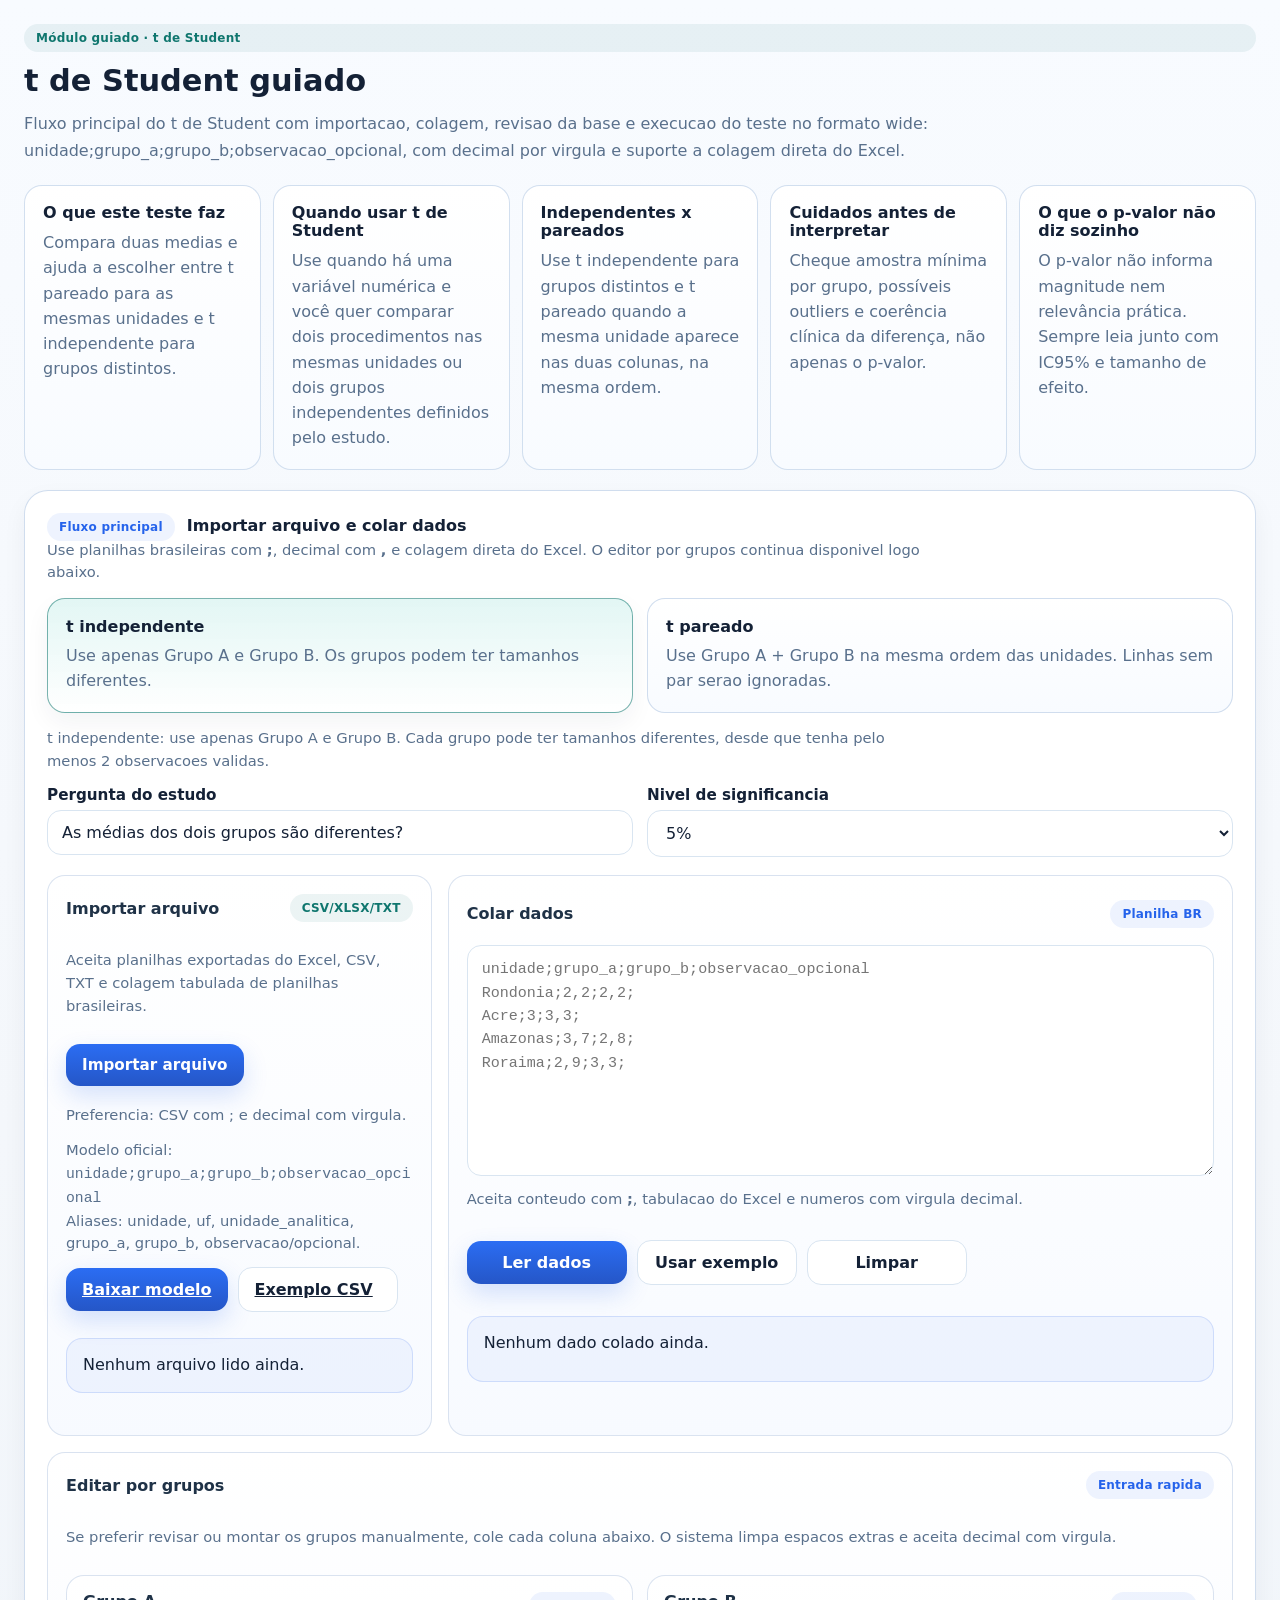
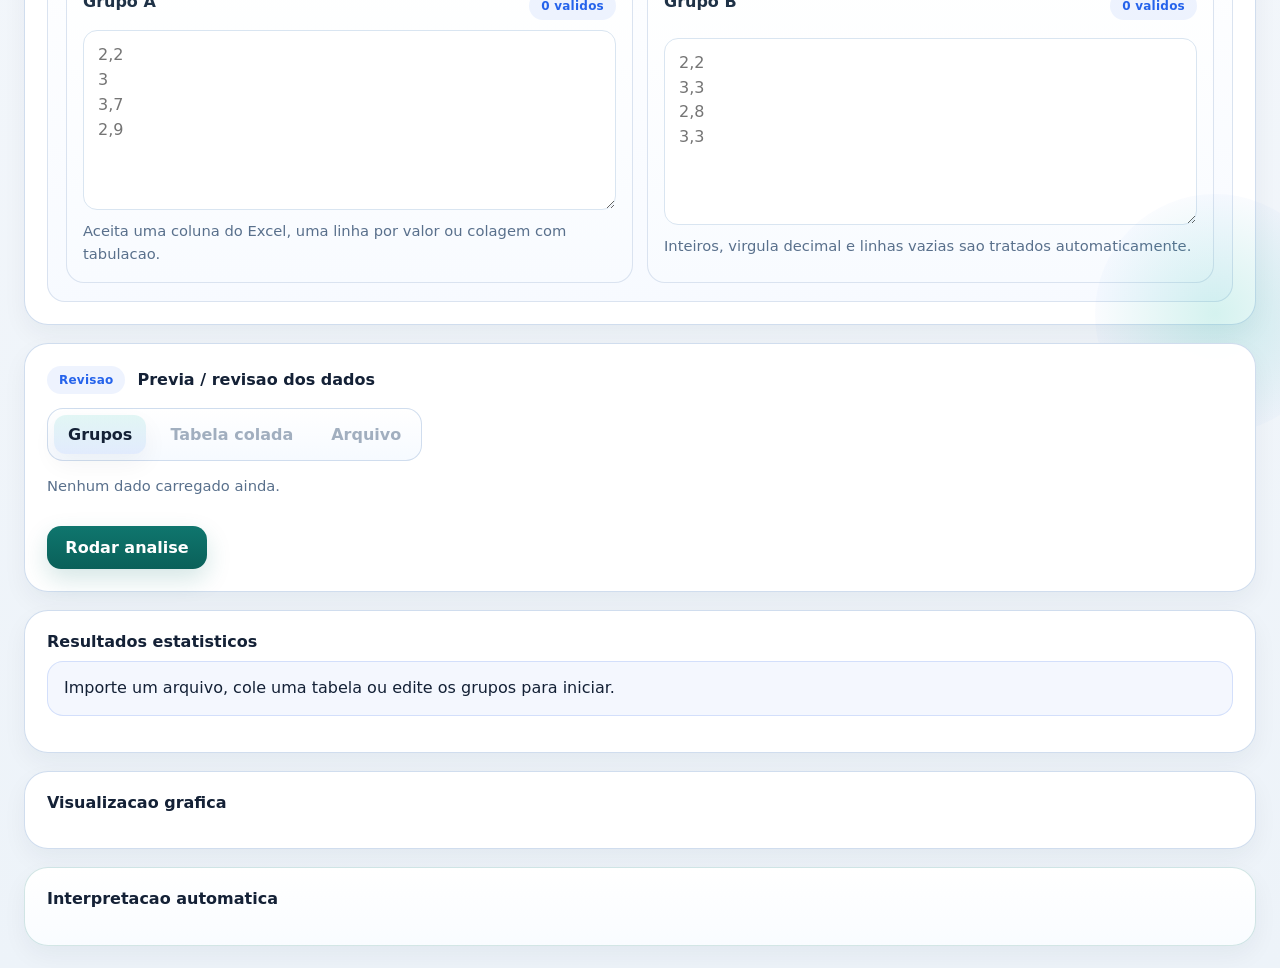
<file: debug-tstudent.html>
<!DOCTYPE html>
<html lang="pt-BR">
<head>
  <meta charset="UTF-8" />
  <meta name="viewport" content="width=device-width, initial-scale=1.0" />
  <title>Debug t-student</title>
  <link rel="stylesheet" href="./assets/css/styles.css" />
</head>
<body>
  <main style="padding:24px;">
    <div id="root"></div>
  </main>

  <script type="module">
    import { renderTestModule } from "./tests/t-student/module.js";

    const utils = {
      escapeHtml(value) {
        return String(value ?? "")
          .replace(/&/g, "&amp;")
          .replace(/</g, "&lt;")
          .replace(/>/g, "&gt;")
          .replace(/"/g, "&quot;")
          .replace(/'/g, "&#39;");
      }
    };

    const sleep = (ms) => new Promise((resolve) => window.setTimeout(resolve, ms));

    const root = document.getElementById("root");
    const config = await fetch("./tests/t-student/config.json", { cache: "no-store" }).then((response) => response.json());

    await renderTestModule({ root, config, utils });
    await sleep(50);

    document.querySelector('[data-action="switch-mode"][data-mode="datasus"]')?.click();
    await sleep(50);

    document.querySelector('[data-action="datasus-example"]')?.click();
    await sleep(50);

    const rows = Array.from(document.querySelectorAll(".data-table tbody tr"));
    const regionMap = new Map(rows.map((row) => [row.querySelector("th")?.textContent?.trim(), row]));

    [
      ["1 Regiao Norte", "A"],
      ["2 Regiao Nordeste", "A"],
      ["3 Regiao Sudeste", "B"],
      ["4 Regiao Sul", "B"],
      ["5 Regiao Centro-Oeste", "B"]
    ].forEach(([label, group]) => {
      const row = regionMap.get(label);
      const selector = `input[data-role="datasus-group"][data-group="${group}"]`;
      row?.querySelector(selector)?.click();
    });

    await sleep(50);

    const startSelect = document.querySelector('select[data-datasus-field="rangeStart"]');
    const endSelect = document.querySelector('select[data-datasus-field="rangeEnd"]');

    if (startSelect) {
      startSelect.value = "2008";
      startSelect.dispatchEvent(new Event("change", { bubbles: true }));
    }

    if (endSelect) {
      endSelect.value = "2012";
      endSelect.dispatchEvent(new Event("change", { bubbles: true }));
    }

    await sleep(50);

    document.querySelector('[data-action="datasus-run"]')?.click();
    await sleep(50);

    document.body.dataset.debug = "ready";
  </script>
</body>
</html>
</file>
<file: assets/css/styles.css>
:root {
  --bg: #f4f7fb;
  --bg-2: #edf3f9;
  --panel: rgba(255,255,255,0.98);
  --panel-soft: rgba(248,251,255,0.98);
  --text: #142136;
  --muted: #59708c;
  --muted-2: #7c8da5;
  --border: #d9e5f1;
  --primary: #0f766e;
  --primary-2: #0a6059;
  --accent: #14b8a6;
  --accent-soft: rgba(20,184,166,0.11);
  --info: #2563eb;
  --info-soft: rgba(37,99,235,0.09);
  --danger: #c0392b;
  --warning: #b45309;
  --success: #166534;
  --success-soft: rgba(22,101,52,0.08);
  --shadow: 0 18px 44px rgba(16, 34, 64, 0.08);
  --shadow-soft: 0 10px 24px rgba(16, 34, 64, 0.05);
  --radius-xl: 24px;
  --radius-lg: 18px;
  --radius-md: 14px;
}

* { box-sizing: border-box; }
html, body {
  margin: 0;
  padding: 0;
  background: linear-gradient(180deg, #f8fbff 0%, #f4f7fb 44%, #edf3f9 100%);
  color: var(--text);
  font-family: Inter, ui-sans-serif, system-ui, -apple-system, BlinkMacSystemFont, "Segoe UI", sans-serif;
}
body { min-height: 100vh; }
button, input, textarea, select { font: inherit; }

.page-shell {
  width: min(1520px, calc(100vw - 28px));
  margin: 0 auto;
  padding: 24px 0 36px;
  display: grid;
  grid-template-columns: minmax(0, 320px) minmax(0, 1fr);
  gap: 22px;
}

.sidebar {
  display: grid;
  gap: 18px;
  align-content: start;
  min-width: 0;
}

.sidebar-card,
.hero-card,
.module-root,
.surface-card,
.result-card,
.metric-card,
.help-card,
.chart-card,
.info-banner,
.tip-card,
.mini-card {
  background: var(--panel);
  border: 1px solid rgba(217,229,241,0.98);
  border-radius: var(--radius-xl);
  box-shadow: var(--shadow);
}

.brand-card,
.nav-card,
.hero-card,
.module-root {
  overflow: hidden;
}

.brand-card {
  position: relative;
  padding: 22px;
  background: linear-gradient(180deg, rgba(255,255,255,0.98) 0%, rgba(247,251,255,0.98) 100%);
}
.brand-card::after,
.hero-card::after,
.surface-card.decorated::after {
  content: "";
  position: absolute;
  inset: auto -80px -110px auto;
  width: 240px;
  height: 240px;
  background: radial-gradient(circle, rgba(20,184,166,0.18), rgba(37,99,235,0.02) 72%);
  border-radius: 50%;
  pointer-events: none;
}

.brand-badge,
.section-kicker,
.hero-kicker,
.chip,
.small-chip {
  display: inline-flex;
  align-items: center;
  gap: 8px;
  padding: 7px 12px;
  border-radius: 999px;
  font-size: 12px;
  font-weight: 800;
  letter-spacing: .02em;
  max-width: 100%;
  white-space: normal;
  overflow-wrap: anywhere;
  word-break: break-word;
}
.brand-badge,
.hero-kicker,
.chip-primary,
.small-chip.primary {
  background: rgba(15,118,110,0.08);
  color: var(--primary);
}
.section-kicker,
.chip-info,
.small-chip.info {
  background: rgba(37,99,235,0.08);
  color: var(--info);
}
.small-chip.warning {
  background: rgba(180,83,9,0.10);
  color: var(--warning);
}

.brand-card h1,
.hero-card h2,
.module-header h3,
.empty-state h3,
.result-section h4,
.surface-card h4,
.chart-card h4,
.metric-card h4,
.help-card h4,
.tip-card h4,
.mini-card h4 {
  margin: 0;
  line-height: 1.15;
}

.brand-card h1 { margin-top: 14px; font-size: 2rem; }
.brand-text, .hero-card p, .muted, .empty-state p { color: var(--muted); line-height: 1.6; }
.nav-card { padding: 20px; }
.test-nav { display: grid; gap: 12px; margin-top: 14px; }

.test-link {
  width: 100%;
  border: 1px solid var(--border);
  border-radius: var(--radius-lg);
  background: linear-gradient(180deg, #ffffff 0%, #f8fbff 100%);
  color: var(--text);
  padding: 14px 15px;
  text-align: left;
  cursor: pointer;
  transition: .18s ease;
}
.test-link:hover {
  transform: translateY(-1px);
  border-color: rgba(20,184,166,0.45);
  box-shadow: 0 12px 28px rgba(20,184,166,0.10);
}
.test-link.active {
  border-color: rgba(15,118,110,0.55);
  background: linear-gradient(180deg, rgba(20,184,166,0.08) 0%, rgba(255,255,255,0.98) 100%);
}
.test-link-title { display: block; font-weight: 800; margin-bottom: 4px; }
.test-link-subtitle { display: block; color: var(--muted); font-size: .94rem; line-height: 1.45; }
.loading-chip {
  padding: 14px 16px;
  border-radius: var(--radius-lg);
  border: 1px solid var(--border);
  background: var(--panel-soft);
  color: var(--muted);
}

.main-area {
  display: grid;
  gap: 20px;
  min-width: 0;
}
.hero-card {
  position: relative;
  padding: 24px 26px;
  display: grid;
  grid-template-columns: minmax(0, 1.2fr) minmax(0, .8fr);
  gap: 18px;
  align-items: center;
}
.hero-card h2 { font-size: 2.15rem; margin: 12px 0 8px; }
.hero-note {
  justify-self: end;
  max-width: 440px;
  padding: 16px 18px;
  border-radius: 18px;
  background: linear-gradient(180deg, rgba(37,99,235,0.06) 0%, rgba(20,184,166,0.06) 100%);
  color: var(--muted);
  line-height: 1.6;
}

.module-root {
  padding: 24px;
  min-height: 680px;
  min-width: 0;
  overflow: visible;
}
.empty-state { padding: 8px 6px; }
.empty-state h3 { font-size: 1.65rem; margin-bottom: 10px; }

.module-grid { display: grid; gap: 18px; }
.module-header { display: grid; gap: 12px; }
.module-header h3 { font-size: 1.9rem; }
.module-header p { margin: 0; color: var(--muted); line-height: 1.68; max-width: 1000px; }
.callout-grid { display: grid; grid-template-columns: repeat(3, minmax(0, 1fr)); gap: 14px; }
.help-card,
.tip-card,
.mini-card { padding: 18px; }
.help-card ul, .tip-card ul { margin: 10px 0 0 18px; color: var(--muted); line-height: 1.62; }
.help-card li + li, .tip-card li + li { margin-top: 6px; }
.tip-card {
  background: linear-gradient(180deg, rgba(255,255,255,0.98) 0%, rgba(250,253,255,0.98) 100%);
  box-shadow: var(--shadow-soft);
}
.tip-card p,
.mini-card p { margin: 8px 0 0; color: var(--muted); line-height: 1.6; }
.info-strip {
  display: grid;
  grid-template-columns: repeat(3, minmax(0, 1fr));
  gap: 14px;
}

.surface-card,
.chart-card,
.result-card {
  position: relative;
  padding: 20px;
}
.surface-card h4,
.chart-card h4 { margin-bottom: 12px; }
.controls-row,
.form-grid,
.metrics-grid,
.actions-row,
.result-grid,
.chart-grid {
  display: grid;
  gap: 14px;
  min-width: 0;
}
.form-grid.two { grid-template-columns: repeat(2, minmax(0, 1fr)); }
.form-grid.three { grid-template-columns: repeat(3, minmax(0, 1fr)); }

label { display: block; font-weight: 700; margin-bottom: 6px; font-size: .95rem; }
input[type="text"], input[type="number"], select, textarea {
  width: 100%;
  border: 1px solid var(--border);
  border-radius: 14px;
  background: #fff;
  color: var(--text);
  padding: 12px 14px;
  outline: none;
}
input:focus, select:focus, textarea:focus {
  border-color: rgba(37,99,235,0.45);
  box-shadow: 0 0 0 4px rgba(37,99,235,0.08);
}
textarea { min-height: 178px; resize: vertical; line-height: 1.55; }
input[type="file"] {
  width: 100%;
  padding: 12px;
  border: 1px dashed var(--border);
  border-radius: 14px;
  background: #fff;
}
.small-note {
  color: var(--muted);
  font-size: .92rem;
  line-height: 1.55;
  overflow-wrap: anywhere;
  word-break: break-word;
}
.code-block {
  border: 1px solid var(--border);
  background: linear-gradient(180deg, #f9fbff 0%, #f3f7fc 100%);
  border-radius: 16px;
  padding: 14px 15px;
  color: #37506c;
  white-space: pre-wrap;
  line-height: 1.55;
  font-size: .92rem;
}

.actions-row {
  grid-template-columns: repeat(auto-fit, minmax(min(100%, 160px), max-content));
  align-items: center;
}
.actions-row > * {
  min-width: 0;
  max-width: 100%;
}

.btn, .btn-secondary, .btn-ghost {
  border: 0;
  border-radius: 14px;
  padding: 12px 16px;
  cursor: pointer;
  font-weight: 800;
  transition: .18s ease;
}
.btn {
  background: linear-gradient(180deg, var(--primary) 0%, var(--primary-2) 100%);
  color: #fff;
  box-shadow: 0 10px 24px rgba(15,118,110,0.18);
}
.btn:hover, .btn-secondary:hover, .btn-ghost:hover { transform: translateY(-1px); }
.btn-secondary {
  background: linear-gradient(180deg, #2b6df3 0%, #2556c7 100%);
  color: #fff;
  box-shadow: 0 10px 24px rgba(37,99,235,0.18);
}
.btn-ghost {
  background: #fff;
  color: var(--text);
  border: 1px solid var(--border);
}

.status-bar,
.error-box,
.success-box,
.info-banner {
  padding: 14px 16px;
  border-radius: 16px;
  line-height: 1.55;
}
.status-bar, .info-banner {
  border: 1px solid rgba(37,99,235,0.16);
  background: rgba(37,99,235,0.05);
  color: var(--text);
}
.error-box {
  border: 1px solid rgba(192,57,43,0.20);
  background: rgba(192,57,43,0.06);
  color: var(--danger);
}
.success-box {
  border: 1px solid rgba(22,101,52,0.20);
  background: rgba(22,101,52,0.06);
  color: var(--success);
}

.metrics-grid { grid-template-columns: repeat(auto-fit, minmax(min(100%, 170px), 1fr)); }
.metric-card {
  padding: 18px;
  border: 1px solid rgba(216,226,240,0.95);
  border-radius: var(--radius-lg);
  background: linear-gradient(180deg, rgba(255,255,255,0.98) 0%, rgba(248,251,255,0.98) 100%);
  min-width: 0;
}
.metric-label {
  font-size: .88rem;
  color: var(--muted-2);
  margin-bottom: 6px;
  font-weight: 700;
  overflow-wrap: anywhere;
  word-break: break-word;
}
.metric-value {
  font-size: 1.46rem;
  font-weight: 900;
  line-height: 1.1;
  overflow-wrap: anywhere;
  word-break: break-word;
}
.metric-mini {
  margin-top: 6px;
  color: var(--muted);
  font-size: .92rem;
  line-height: 1.45;
  overflow-wrap: anywhere;
  word-break: break-word;
}
.metric-note { margin-top: 8px; color: var(--muted); font-size: .9rem; line-height: 1.55; }
.metric-bar {
  width: 100%;
  height: 8px;
  background: #e7eef7;
  border-radius: 999px;
  overflow: hidden;
  margin-top: 10px;
}
.metric-bar > span {
  display: block;
  height: 100%;
  border-radius: inherit;
  background: linear-gradient(90deg, #14b8a6, #2563eb);
}

.result-grid { grid-template-columns: minmax(0, 1.1fr) minmax(0, .9fr); }
.result-card h4 { margin-bottom: 10px; }
.result-card p, .result-card li {
  color: var(--muted);
  line-height: 1.66;
  overflow-wrap: anywhere;
  word-break: break-word;
}
.result-card ul { margin: 0; padding-left: 18px; }
.result-card li + li { margin-top: 8px; }

.chart-grid { grid-template-columns: minmax(0, 1.25fr) minmax(0, .75fr); }
.chart-card {
  overflow: hidden;
  min-width: 0;
}
.chart-wrap {
  width: 100%;
  max-width: 100%;
  min-width: 0;
  overflow-x: auto;
  overflow-y: hidden;
  overscroll-behavior-x: contain;
  border: 1px solid var(--border);
  border-radius: 18px;
  background: linear-gradient(180deg, #ffffff 0%, #f8fbff 100%);
  padding: 10px;
}
.chart-legend {
  display: flex;
  flex-wrap: wrap;
  gap: 10px 14px;
  margin-top: 12px;
  color: var(--muted);
  font-size: .92rem;
}
.legend-item { display: inline-flex; align-items: center; gap: 8px; }
.legend-dot, .legend-line {
  width: 12px;
  height: 12px;
  border-radius: 999px;
  display: inline-block;
}
.legend-line {
  width: 22px;
  height: 3px;
  border-radius: 999px;
}
.scatter-svg, .timeseries-svg, .groupplot-svg {
  display: block;
  width: 100%;
  max-width: none;
  min-width: 620px;
  height: auto;
}

.module-workflow-grid {
  display: grid;
  grid-template-columns: repeat(12, minmax(0, 1fr));
  gap: 16px;
}
.module-workflow-card {
  grid-column: span 6;
  display: grid;
  gap: 12px;
  min-width: 0;
  padding: 18px;
  border: 1px solid rgba(216, 226, 240, 0.92);
  border-radius: 18px;
  background: linear-gradient(180deg, rgba(255,255,255,0.96) 0%, rgba(248,251,255,0.96) 100%);
}
.module-workflow-card.is-wide { grid-column: span 8; }
.module-workflow-card.is-compact { grid-column: span 4; }
.module-workflow-card.is-full { grid-column: 1 / -1; }
.module-workflow-head {
  display: flex;
  align-items: flex-start;
  justify-content: space-between;
  gap: 10px;
  flex-wrap: wrap;
}
.module-workflow-head h5 {
  margin: 0;
  font-size: 1rem;
  color: #1f3247;
}
.module-workflow-note {
  margin: 0;
}
.module-file-picker {
  display: flex;
  align-items: center;
  gap: 12px;
  flex-wrap: wrap;
}
.module-hidden-file {
  position: absolute;
  width: 1px;
  height: 1px;
  padding: 0;
  margin: -1px;
  overflow: hidden;
  clip: rect(0, 0, 0, 0);
  white-space: nowrap;
  border: 0;
}
.module-file-summary {
  display: flex;
  align-items: center;
  gap: 10px;
  min-width: 0;
  max-width: 100%;
  flex-wrap: wrap;
}
.module-file-name {
  min-width: 0;
  max-width: 100%;
  overflow: hidden;
  text-overflow: ellipsis;
  white-space: nowrap;
}
.module-file-helper {
  display: grid;
  gap: 10px;
}
.module-textarea-lg {
  min-height: 220px;
  font-family: "IBM Plex Mono", "Cascadia Mono", Consolas, monospace;
  font-size: .94rem;
  line-height: 1.55;
}
.module-toolbar-inline {
  display: flex;
  flex-wrap: wrap;
  gap: 10px;
  align-items: center;
}
.module-toolbar-inline > * {
  min-width: 0;
}
.module-select-inline {
  min-width: min(280px, 100%);
  flex: 1 1 220px;
}
.module-preview-stack,
.module-result-stack {
  display: grid;
  gap: 14px;
}
.module-panel-soft {
  padding: 16px;
  border: 1px solid rgba(216, 226, 240, 0.92);
  border-radius: 18px;
  background: linear-gradient(180deg, rgba(255,255,255,0.98) 0%, rgba(248,251,255,0.98) 100%);
}
.module-panel-soft > :first-child {
  margin-top: 0;
}
.module-preview-summary {
  display: flex;
  flex-wrap: wrap;
  gap: 10px;
  min-width: 0;
}
.module-preview-summary .small-chip,
.module-preview-summary .chip {
  max-width: min(100%, 320px);
}
.module-actions-tight {
  gap: 10px;
}
.module-stacked-results {
  display: grid;
  gap: 18px;
}
.module-stacked-results > * {
  min-width: 0;
}

.tstudent-module .callout-grid,
.correlacao-module .callout-grid,
.prais-module .callout-grid {
  grid-template-columns: repeat(auto-fit, minmax(min(100%, 220px), 1fr));
  gap: 12px;
}
.tstudent-module .didactic-card,
.correlacao-module .didactic-card,
.prais-module .didactic-card {
  border-radius: 18px;
  box-shadow: none;
  background: linear-gradient(180deg, rgba(255,255,255,0.92) 0%, rgba(248,251,255,0.92) 100%);
}
.tstudent-module .surface-card,
.correlacao-module .surface-card,
.prais-module .surface-card,
.tstudent-module .chart-card,
.correlacao-module .chart-card,
.prais-module .chart-card,
.tstudent-module .result-card,
.correlacao-module .result-card,
.prais-module .result-card {
  box-shadow: var(--shadow-soft);
}
.tstudent-module .surface-card h4,
.correlacao-module .surface-card h4,
.prais-module .surface-card h4,
.tstudent-module .chart-card h4,
.correlacao-module .chart-card h4,
.prais-module .chart-card h4 {
  margin-bottom: 10px;
}

.preview-table-wrap {
  width: 100%;
  max-width: 100%;
  min-width: 0;
  overflow-x: auto;
  overflow-y: hidden;
  overscroll-behavior-x: contain;
  border: 1px solid var(--border);
  border-radius: 16px;
  background: #fff;
}
.preview-table {
  width: 100%;
  border-collapse: collapse;
  min-width: 520px;
}
.preview-table th, .preview-table td {
  padding: 11px 12px;
  border-bottom: 1px solid #edf2f7;
  text-align: left;
  font-size: .95rem;
  overflow-wrap: anywhere;
  word-break: break-word;
}
.preview-table th {
  background: #f6f9fd;
  color: #486179;
  font-weight: 800;
}
.preview-table tr:last-child td { border-bottom: 0; }

.dual-list {
  display: grid;
  gap: 10px;
}
.dual-list-item {
  padding: 12px 14px;
  border: 1px solid var(--border);
  border-radius: 14px;
  background: #fff;
}
.dual-list-item strong { display: block; margin-bottom: 4px; }
.dual-list-item p { margin: 0; color: var(--muted); line-height: 1.55; }

.datasus-wizard {
  display: grid;
  gap: 16px;
}
.datasus-toolbar {
  display: flex;
  justify-content: space-between;
  gap: 16px;
  align-items: start;
  flex-wrap: wrap;
}
.datasus-toolbar-actions {
  display: flex;
  flex-wrap: wrap;
  gap: 10px;
  align-items: center;
}
.datasus-toolbar-actions input[type="file"] {
  position: absolute;
  inset: auto;
  width: 1px;
  height: 1px;
  overflow: hidden;
  opacity: 0;
  pointer-events: none;
}
.datasus-upload-btn {
  cursor: pointer;
}
.datasus-source-list {
  display: grid;
  grid-template-columns: repeat(auto-fit, minmax(min(100%, 220px), 1fr));
  gap: 12px;
}
.datasus-source-card {
  width: 100%;
  border: 1px solid var(--border);
  border-radius: 18px;
  background: linear-gradient(180deg, #ffffff 0%, #f8fbff 100%);
  padding: 16px;
  text-align: left;
  display: grid;
  gap: 8px;
  color: var(--text);
  cursor: pointer;
  transition: .18s ease;
}
.datasus-source-card:hover {
  transform: translateY(-1px);
  box-shadow: var(--shadow-soft);
}
.datasus-source-card.is-active {
  border-color: rgba(15,118,110,0.45);
  box-shadow: var(--shadow-soft);
}
.datasus-source-card strong {
  font-size: 1rem;
}
.datasus-source-card span:last-child {
  color: var(--muted);
  line-height: 1.45;
}
.datasus-step-grid {
  display: grid;
  gap: 16px;
}
.datasus-diagnosis-box {
  min-height: 54px;
  padding: 12px 14px;
  border: 1px solid var(--border);
  border-radius: 14px;
  background: linear-gradient(180deg, #ffffff 0%, #f8fbff 100%);
}
.datasus-summary-metrics {
  display: flex;
  flex-wrap: wrap;
  gap: 10px;
  align-items: center;
}
.datasus-type-summary {
  display: grid;
  grid-template-columns: repeat(auto-fit, minmax(min(100%, 190px), 1fr));
  gap: 12px;
  margin-top: 14px;
}
.datasus-inline-list {
  margin: 8px 0 0 18px;
}
.datasus-inline-list li + li {
  margin-top: 6px;
}
.datasus-step-note,
.datasus-preview-note {
  color: var(--muted);
  line-height: 1.55;
}
.datasus-mapping-table select {
  min-width: 160px;
}

@media (max-width: 1180px) {
  .callout-grid,
  .chart-grid,
  .result-grid,
  .info-strip,
  .hero-card {
    grid-template-columns: 1fr;
  }
  .hero-note { justify-self: stretch; max-width: none; }
}

@media (max-width: 980px) {
  .page-shell { grid-template-columns: 1fr; }
  .form-grid.two, .form-grid.three { grid-template-columns: 1fr; }
  .module-workflow-card,
  .module-workflow-card.is-compact,
  .module-workflow-card.is-wide,
  .module-workflow-card.is-full {
    grid-column: 1 / -1;
  }
  .datasus-toolbar { align-items: stretch; }
  .datasus-toolbar-actions { width: 100%; }
}

/* Correlation module refinement */
.correlacao-module .module-header p { max-width: 980px; }
.correlacao-cards { grid-template-columns: repeat(auto-fit, minmax(220px, 1fr)); }
.didactic-card {
  background: linear-gradient(180deg, #ffffff 0%, #f9fcff 100%);
  box-shadow: var(--shadow-soft);
}
.didactic-card h4 { font-size: 1rem; margin-bottom: 8px; }
.didactic-card p { margin: 0; color: var(--muted); line-height: 1.58; }

.correlacao-module .surface-card {
  border-color: rgba(206, 220, 238, 0.9);
}

.actions-row select {
  min-width: min(220px, 100%);
  border: 1px solid var(--border);
  border-radius: 14px;
  padding: 11px 12px;
  background: #fff;
}

.outlier-note {
  margin-top: 12px;
  border-color: rgba(180, 83, 9, 0.25);
  background: rgba(180, 83, 9, 0.08);
  color: #8a4b0e;
}

#c-interpretation p { margin-top: 0; color: var(--text); line-height: 1.7; }
#c-interpretation ul { margin: 10px 0 0 18px; color: var(--muted); }
#c-interpretation li + li { margin-top: 6px; }
.correlacao-module .tabular-intake-grid {
  display: grid;
  grid-template-columns: repeat(12, minmax(0, 1fr));
  gap: 16px;
  margin-top: 18px;
}
.correlacao-module .tabular-workflow-block {
  grid-column: span 4;
  border: 1px solid rgba(216, 226, 240, 0.95);
  border-radius: 18px;
  padding: 18px;
  background: linear-gradient(180deg, rgba(255,255,255,0.98) 0%, rgba(247,250,255,0.98) 100%);
  display: grid;
  gap: 12px;
  min-width: 0;
}
.correlacao-module .tabular-workflow-block-wide {
  grid-column: span 8;
}
.correlacao-module .tabular-workflow-head {
  display: flex;
  align-items: center;
  justify-content: space-between;
  gap: 10px;
  flex-wrap: wrap;
}
.correlacao-module .tabular-workflow-head h5 {
  margin: 0;
  font-size: 1rem;
  color: #1f3247;
}
.correlacao-module .tabular-file-picker {
  display: flex;
  align-items: center;
  gap: 12px;
  flex-wrap: wrap;
}
.correlacao-module .tabular-hidden-file {
  position: absolute;
  width: 1px;
  height: 1px;
  padding: 0;
  margin: -1px;
  overflow: hidden;
  clip: rect(0, 0, 0, 0);
  white-space: nowrap;
  border: 0;
}
.correlacao-module .tabular-paste-textarea {
  min-height: 220px;
  font-family: "IBM Plex Mono", "Cascadia Mono", Consolas, monospace;
  font-size: .94rem;
  line-height: 1.55;
}
.correlacao-module .tabular-link-row {
  display: flex;
  flex-wrap: wrap;
  gap: 10px;
}
.correlacao-module .tabular-preview-grid {
  display: grid;
  grid-template-columns: repeat(3, minmax(0, 1fr));
  gap: 14px;
}
.correlacao-module .tabular-preview-stack {
  display: grid;
  gap: 12px;
}
.correlacao-module .tabular-chip-row {
  display: flex;
  flex-wrap: wrap;
  gap: 8px;
  align-items: center;
}
.correlacao-module .correlation-method-switch {
  display: inline-flex;
  flex-wrap: wrap;
  gap: 10px;
  padding: 6px;
  border: 1px solid rgba(206, 220, 238, 0.95);
  border-radius: 16px;
  background: linear-gradient(180deg, #ffffff 0%, #f6faff 100%);
}
.correlacao-module .correlation-method-btn {
  border: 0;
  border-radius: 12px;
  padding: 10px 14px;
  font-weight: 700;
  background: transparent;
  color: var(--muted);
  cursor: pointer;
  transition: .18s ease;
}
.correlacao-module .correlation-method-btn.is-active {
  background: linear-gradient(180deg, rgba(20,184,166,0.12) 0%, rgba(37,99,235,0.10) 100%);
  color: var(--text);
  box-shadow: var(--shadow-soft);
}
.correlacao-module .metric-card.is-active {
  border-color: rgba(15,118,110,0.45);
  background: linear-gradient(180deg, rgba(20,184,166,0.08) 0%, rgba(255,255,255,0.98) 100%);
}
.correlacao-module #c-metrics.metrics-grid {
  grid-template-columns: 1fr;
  gap: 14px;
}
.correlacao-module .correlation-metric-row {
  display: grid;
  grid-template-columns: repeat(auto-fit, minmax(min(100%, 190px), 1fr));
  gap: 14px;
}
.correlacao-module .metric-card {
  min-height: 154px;
  display: grid;
  align-content: start;
  gap: 4px;
}
.correlacao-module .correlation-metric-row-primary .metric-card {
  min-height: 170px;
}
.correlacao-module .metric-card.is-primary {
  border-color: rgba(37,99,235,0.18);
  background: linear-gradient(180deg, rgba(248,251,255,0.99) 0%, rgba(255,255,255,0.99) 100%);
}
.correlacao-module .metric-card.is-secondary {
  box-shadow: var(--shadow-soft);
}
.correlacao-module .metric-card.is-warning {
  border-color: rgba(180,83,9,0.30);
  background: linear-gradient(180deg, rgba(255,251,235,0.92) 0%, rgba(255,255,255,0.99) 100%);
}
.correlacao-module .metric-card.is-primary .metric-value {
  font-size: 1.62rem;
}
.correlacao-module .chart-grid {
  grid-template-columns: 1fr;
  gap: 16px;
}
.correlacao-module .result-card {
  padding: 20px 22px;
}
.correlacao-module .result-card > p:first-child {
  color: var(--text);
}
.correlacao-module .correlation-insight-strip {
  display: grid;
  grid-template-columns: repeat(auto-fit, minmax(min(100%, 220px), 1fr));
  gap: 12px;
}
.correlacao-module .correlation-insight-pill {
  padding: 16px 18px;
  border: 1px solid rgba(216,226,240,0.95);
  border-radius: 18px;
  background: linear-gradient(180deg, rgba(255,255,255,0.98) 0%, rgba(247,250,255,0.98) 100%);
  box-shadow: var(--shadow-soft);
}
.correlacao-module .correlation-insight-pill strong {
  display: block;
  margin-bottom: 6px;
  color: var(--text);
  font-size: .95rem;
}
.correlacao-module .correlation-insight-pill span {
  color: var(--muted);
  font-size: .93rem;
  line-height: 1.52;
}
.correlacao-module .correlation-insight-pill.is-warning {
  border-color: rgba(180,83,9,0.28);
  background: linear-gradient(180deg, rgba(255,251,235,0.95) 0%, rgba(255,255,255,0.99) 100%);
}
.correlacao-module .correlation-insight-pill.is-success {
  border-color: rgba(22,101,52,0.24);
  background: linear-gradient(180deg, rgba(240,253,244,0.96) 0%, rgba(255,255,255,0.99) 100%);
}
.correlacao-module .correlation-insight-pill.is-info {
  border-color: rgba(37,99,235,0.22);
  background: linear-gradient(180deg, rgba(239,246,255,0.96) 0%, rgba(255,255,255,0.99) 100%);
}
.correlacao-module .chart-card {
  padding: 20px 22px;
}
.correlacao-module .correlation-chart-head {
  display: flex;
  justify-content: space-between;
  align-items: flex-start;
  gap: 14px;
  margin-bottom: 14px;
}
.correlacao-module .correlation-chart-head h4 {
  margin: 0;
}
.correlacao-module .correlation-chart-head p {
  margin: 8px 0 0;
  max-width: 760px;
  color: var(--muted);
  line-height: 1.55;
}
.correlacao-module .chart-wrap {
  padding: 16px;
  min-height: 430px;
  border-color: rgba(206,220,238,0.98);
  background: linear-gradient(180deg, #ffffff 0%, #f7fbff 100%);
}
.correlacao-module .chart-legend {
  margin-top: 14px;
}
.correlacao-module .scatter-svg {
  min-width: 760px;
}
.correlacao-module .correlation-preview-row-ignored {
  background: rgba(239, 68, 68, 0.04);
}
.correlacao-module .correlation-preview-row-valid {
  background: rgba(15, 118, 110, 0.02);
}
.correlacao-module .correlation-preview-status {
  display: grid;
  gap: 4px;
  min-width: 0;
}
.correlacao-module .correlation-preview-status small {
  color: var(--muted);
  line-height: 1.45;
}
.correlacao-module .correlation-preview-table th,
.correlacao-module .correlation-preview-table td {
  vertical-align: top;
  white-space: normal;
  overflow-wrap: anywhere;
  word-break: break-word;
}

/* t-Student module refinement */
.tstudent-module .module-grid { gap: 20px; }
.tstudent-module .tstudent-header p { max-width: 980px; }
.tstudent-module .tstudent-cards { grid-template-columns: repeat(auto-fit, minmax(220px, 1fr)); }
.tstudent-module .didactic-card {
  border-color: rgba(206, 220, 238, 0.9);
  background: linear-gradient(180deg, #ffffff 0%, #f8fbff 100%);
}
.tstudent-module .didactic-card p { margin: 0; color: var(--muted); line-height: 1.58; }
.tstudent-module .surface-card {
  border-color: rgba(206, 220, 238, 0.95);
  padding: 22px;
}
.tstudent-module .metrics-grid {
  grid-template-columns: repeat(auto-fit, minmax(min(100%, 220px), 1fr));
  gap: 16px;
}
.tstudent-module .result-grid,
.tstudent-module .chart-grid {
  grid-template-columns: 1fr;
  gap: 16px;
}
.tstudent-module .tstudent-section-note {
  margin: -2px 0 14px;
  max-width: 880px;
}
.tstudent-module .t-group-summary .metric-value {
  font-size: 1.16rem;
  line-height: 1.2;
}
.tstudent-module .metric-card {
  min-width: 0;
  min-height: 170px;
  display: grid;
  align-content: start;
}
.tstudent-module .tstudent-statistics-section .metric-card {
  min-height: 182px;
}
.tstudent-module .chart-card h4 {
  display: flex;
  align-items: center;
  gap: 8px;
}
.tstudent-module .chart-wrap {
  padding: 14px;
  min-height: 320px;
}
.tstudent-module .scatter-svg,
.tstudent-module .groupplot-svg {
  min-width: 520px;
}
.tstudent-module .tstudent-chart-section .chart-card,
.tstudent-module .tstudent-interpretation-section .result-card {
  min-width: 0;
}
.tstudent-module .result-card strong { color: #1e293b; }
.tstudent-module .tstudent-interpretation-section {
  border-color: rgba(15, 118, 110, 0.18);
  background: linear-gradient(180deg, rgba(255,255,255,0.98) 0%, rgba(249,252,255,0.98) 100%);
}
.tstudent-module .tstudent-mode-switch {
  display: inline-flex;
  flex-wrap: wrap;
  gap: 10px;
  padding: 6px;
  border: 1px solid rgba(206, 220, 238, 0.95);
  border-radius: 18px;
  background: linear-gradient(180deg, #ffffff 0%, #f6faff 100%);
}
.tstudent-module .tstudent-mode-btn {
  border: 0;
  border-radius: 14px;
  padding: 11px 16px;
  font-weight: 800;
  background: transparent;
  color: var(--muted);
  cursor: pointer;
  transition: .18s ease;
}
.tstudent-module .tstudent-mode-btn.active {
  background: linear-gradient(180deg, rgba(20,184,166,0.12) 0%, rgba(37,99,235,0.10) 100%);
  color: var(--text);
  box-shadow: var(--shadow-soft);
}
.tstudent-module .tstudent-mode-panel {
  display: none;
  gap: 18px;
}
.tstudent-module .tstudent-mode-panel.active {
  display: grid;
}
.tstudent-module .tstudent-manual-mode-grid {
  display: grid;
  grid-template-columns: repeat(2, minmax(0, 1fr));
  gap: 14px;
}
.tstudent-module .tstudent-intake-grid {
  display: grid;
  grid-template-columns: repeat(12, minmax(0, 1fr));
  gap: 16px;
  margin-top: 18px;
}
.tstudent-module .tstudent-workflow-block {
  grid-column: span 4;
  border: 1px solid rgba(216, 226, 240, 0.95);
  border-radius: 18px;
  padding: 18px;
  background: linear-gradient(180deg, rgba(255,255,255,0.98) 0%, rgba(247,250,255,0.98) 100%);
  display: grid;
  gap: 12px;
  min-width: 0;
}
.tstudent-module .tstudent-workflow-block-wide {
  grid-column: span 8;
}
.tstudent-module .tstudent-workflow-block-full {
  grid-column: 1 / -1;
}
.tstudent-module .tstudent-workflow-head {
  display: flex;
  align-items: center;
  justify-content: space-between;
  gap: 10px;
  flex-wrap: wrap;
}
.tstudent-module .tstudent-workflow-head h5 {
  margin: 0;
  font-size: 1rem;
  color: #1f3247;
}
.tstudent-module .tstudent-file-picker {
  display: flex;
  align-items: center;
  gap: 12px;
  flex-wrap: wrap;
}
.tstudent-module .tstudent-hidden-file {
  position: absolute;
  width: 1px;
  height: 1px;
  padding: 0;
  margin: -1px;
  overflow: hidden;
  clip: rect(0, 0, 0, 0);
  white-space: nowrap;
  border: 0;
}
.tstudent-module .tstudent-paste-textarea {
  min-height: 220px;
  font-family: "IBM Plex Mono", "Cascadia Mono", Consolas, monospace;
  font-size: .94rem;
  line-height: 1.55;
}
.tstudent-module .tstudent-actions-compact {
  gap: 10px;
}
.tstudent-module .tstudent-quick-entry-grid {
  display: grid;
  grid-template-columns: repeat(2, minmax(0, 1fr));
  gap: 14px;
  margin-top: 16px;
}
.tstudent-module .tstudent-quick-entry-grid-compact {
  margin-top: 0;
}
.tstudent-module .tstudent-input-block {
  border: 1px solid rgba(216, 226, 240, 0.95);
  border-radius: 18px;
  padding: 16px;
  background: linear-gradient(180deg, #ffffff 0%, #f8fbff 100%);
  display: grid;
  gap: 10px;
  min-width: 0;
}
.tstudent-module .tstudent-input-block-head {
  display: flex;
  align-items: flex-start;
  justify-content: space-between;
  flex-wrap: wrap;
  gap: 10px;
}
.tstudent-module .tstudent-input-block h5 {
  margin: 0;
  font-size: 1rem;
  color: #1f3247;
}
.tstudent-module .tstudent-input-block textarea {
  min-height: 180px;
}
.tstudent-module .tstudent-format-example {
  margin: 14px 0;
  padding: 14px 16px;
  border: 1px solid rgba(216, 226, 240, 0.95);
  border-radius: 16px;
  background: #f8fbff;
  overflow-x: auto;
}
.tstudent-module .tstudent-format-example code {
  font-family: "IBM Plex Mono", "Cascadia Mono", Consolas, monospace;
  font-size: .93rem;
  line-height: 1.7;
  color: #1f3247;
  white-space: nowrap;
}
.tstudent-module .tstudent-input-block-aux {
  display: none;
}
.tstudent-module .tstudent-input-block-aux.is-visible {
  display: grid;
  grid-column: 1 / -1;
}
.tstudent-module .tstudent-manual-source-switch {
  display: inline-flex;
  flex-wrap: wrap;
  gap: 10px;
  padding: 6px;
  border: 1px solid rgba(206, 220, 238, 0.95);
  border-radius: 16px;
  background: linear-gradient(180deg, #ffffff 0%, #f6faff 100%);
}
.tstudent-module .tstudent-source-btn {
  border: 0;
  border-radius: 12px;
  padding: 10px 14px;
  font-weight: 700;
  background: transparent;
  color: var(--muted);
  cursor: pointer;
  transition: .18s ease;
}
.tstudent-module .tstudent-source-btn.is-active {
  background: linear-gradient(180deg, rgba(20,184,166,0.12) 0%, rgba(37,99,235,0.10) 100%);
  color: var(--text);
  box-shadow: var(--shadow-soft);
}
.tstudent-module .tstudent-source-btn:disabled {
  opacity: .55;
  cursor: not-allowed;
}
.tstudent-module .tstudent-step-head {
  display: flex;
  flex-wrap: wrap;
  align-items: center;
  gap: 10px 12px;
}
.tstudent-module .tstudent-step-head h4 {
  margin: 0;
}
.tstudent-module .tstudent-choice-grid {
  display: grid;
  grid-template-columns: repeat(3, minmax(0, 1fr));
  gap: 14px;
}
.tstudent-module .tstudent-choice-card {
  border: 1px solid rgba(206, 220, 238, 0.95);
  border-radius: 18px;
  background: linear-gradient(180deg, #ffffff 0%, #f8fbff 100%);
  padding: 18px;
  text-align: left;
  color: var(--text);
  cursor: pointer;
  display: grid;
  gap: 8px;
  transition: .18s ease;
}
.tstudent-module .tstudent-choice-card strong {
  font-size: 1rem;
}
.tstudent-module .tstudent-choice-card span {
  color: var(--muted);
  line-height: 1.55;
}
.tstudent-module .tstudent-choice-card:hover {
  transform: translateY(-1px);
  box-shadow: var(--shadow-soft);
  border-color: rgba(20,184,166,0.35);
}
.tstudent-module .tstudent-choice-card.is-active {
  border-color: rgba(15,118,110,0.55);
  background: linear-gradient(180deg, rgba(20,184,166,0.12) 0%, rgba(255,255,255,0.98) 100%);
  box-shadow: var(--shadow-soft);
}
.tstudent-module .tstudent-inline-actions {
  display: grid;
  gap: 10px;
  align-content: end;
  min-width: 0;
  justify-items: stretch;
}
.tstudent-module .tstudent-inline-actions > * {
  width: 100%;
  min-width: 0;
}
.tstudent-module .btn:disabled,
.tstudent-module .btn.is-disabled {
  opacity: .55;
  cursor: not-allowed;
  transform: none;
  box-shadow: none;
}
.tstudent-module .tstudent-compact-value {
  font-size: 1.08rem;
  line-height: 1.35;
}
.tstudent-module .tstudent-status-grid .metric-card {
  box-shadow: var(--shadow-soft);
}
.tstudent-module .tstudent-status-grid {
  grid-template-columns: repeat(auto-fit, minmax(min(100%, 200px), 1fr));
}
.tstudent-module .tstudent-config-summary {
  display: flex;
  flex-wrap: wrap;
  gap: 10px;
  min-width: 0;
}
.tstudent-module .tstudent-period-field {
  display: none;
}
.tstudent-module .tstudent-period-field.is-visible {
  display: block;
}
.tstudent-module .tstudent-range-grid {
  display: none;
  margin-top: 14px;
}
.tstudent-module .tstudent-range-grid.is-visible {
  display: grid;
}
.tstudent-module .tstudent-toggle {
  display: inline-flex;
  align-items: center;
  flex-wrap: wrap;
  gap: 10px;
  width: 100%;
  margin-top: 16px;
  padding: 12px 14px;
  border: 1px solid rgba(216, 226, 240, 0.95);
  border-radius: 14px;
  background: linear-gradient(180deg, #ffffff 0%, #f9fcff 100%);
  min-width: 0;
}
.tstudent-module .tstudent-toggle input {
  width: 18px;
  height: 18px;
}
.tstudent-module .tstudent-advanced-note {
  margin-top: 12px;
}
.tstudent-module .tstudent-assignment-wrap {
  margin-top: 16px;
  max-width: 100%;
}
.tstudent-module .tstudent-assignment-table {
  min-width: 680px;
}
.tstudent-module .tstudent-assignment-table th,
.tstudent-module .tstudent-assignment-table td {
  vertical-align: middle;
  white-space: normal;
  overflow-wrap: anywhere;
  word-break: break-word;
}
.tstudent-module .tstudent-assignment-table th:nth-child(n + 2),
.tstudent-module .tstudent-assignment-table td:nth-child(n + 2) {
  text-align: center;
}
.tstudent-module .tstudent-assignment-table th:first-child,
.tstudent-module .tstudent-assignment-table td:first-child {
  text-align: left;
  min-width: 260px;
}
.tstudent-module .tstudent-row-label {
  display: grid;
  gap: 4px;
  min-width: 0;
}
.tstudent-module .tstudent-row-label > * {
  min-width: 0;
  overflow-wrap: anywhere;
  word-break: break-word;
}
.tstudent-module .tstudent-radio-cell input {
  width: 18px;
  height: 18px;
}
.tstudent-module .tstudent-total-option {
  background: rgba(180, 83, 9, 0.05);
}
.tstudent-module .tstudent-inline-list {
  margin: 10px 0 0 18px;
  padding: 0;
}
.tstudent-module .tstudent-inline-list li + li {
  margin-top: 6px;
}
.tstudent-module .tstudent-manual-preview-table th,
.tstudent-module .tstudent-manual-preview-table td {
  vertical-align: top;
  white-space: normal;
  overflow-wrap: anywhere;
  word-break: break-word;
}
.tstudent-module .tstudent-preview-row-ignored {
  background: rgba(239, 68, 68, 0.04);
}
.tstudent-module .tstudent-preview-row-valid {
  background: rgba(15, 118, 110, 0.02);
}
.tstudent-module .tstudent-preview-status {
  display: grid;
  gap: 4px;
  min-width: 0;
}
.tstudent-module .tstudent-preview-status small {
  color: var(--muted);
  line-height: 1.45;
}
.tstudent-module .tstudent-group-picker {
  margin-top: 16px;
  border: 1px solid rgba(216, 226, 240, 0.95);
  border-radius: 18px;
  overflow: hidden;
  background: #fff;
}
.tstudent-module .tstudent-group-picker-head,
.tstudent-module .tstudent-group-row {
  display: grid;
  grid-template-columns: minmax(0, 1fr) 110px 110px;
  gap: 12px;
  align-items: center;
}
.tstudent-module .tstudent-group-picker-head {
  padding: 12px 16px;
  background: #f6f9fd;
  color: #486179;
  font-size: .9rem;
  font-weight: 800;
}
.tstudent-module .tstudent-group-row {
  padding: 14px 16px;
  border-top: 1px solid #edf2f7;
}
.tstudent-module .tstudent-group-row strong {
  display: block;
  margin-bottom: 4px;
}
.tstudent-module .tstudent-group-row.is-total-row {
  background: rgba(180, 83, 9, 0.05);
}
.tstudent-module .tstudent-checkbox-cell {
  display: flex;
  justify-content: center;
}
.tstudent-module .tstudent-checkbox-cell input {
  width: 18px;
  height: 18px;
}
.tstudent-module .tstudent-derived-groups {
  display: grid;
  grid-template-columns: repeat(2, minmax(0, 1fr));
  gap: 14px;
  margin-top: 14px;
}
.tstudent-module .tstudent-derived-list {
  list-style: none;
  padding: 0;
  margin: 12px 0 0;
  display: grid;
  gap: 10px;
}
.tstudent-module .tstudent-derived-list li {
  display: flex;
  align-items: center;
  justify-content: space-between;
  flex-wrap: wrap;
  gap: 12px;
  padding: 11px 12px;
  border: 1px solid rgba(216, 226, 240, 0.95);
  border-radius: 14px;
  background: linear-gradient(180deg, #ffffff 0%, #f8fbff 100%);
}
.tstudent-module .tstudent-derived-list span {
  display: grid;
  gap: 4px;
  min-width: 0;
  flex: 1 1 220px;
}
.tstudent-module .tstudent-derived-list small {
  color: var(--muted);
  font-size: .84rem;
  line-height: 1.45;
  overflow-wrap: anywhere;
  word-break: break-word;
}
.tstudent-module .tstudent-derived-list strong {
  color: #1e293b;
  overflow-wrap: anywhere;
  word-break: break-word;
}
.tstudent-module .tstudent-derived-value {
  margin-left: auto;
  flex: 0 0 auto;
  white-space: nowrap;
}
.tstudent-module .tstudent-file-status {
  display: grid;
  gap: 6px;
  min-width: 0;
}
.tstudent-module .tstudent-dataset-list {
  display: grid;
  grid-template-columns: repeat(auto-fit, minmax(220px, 1fr));
  gap: 14px;
}
.tstudent-module .tstudent-dataset-card {
  border-color: rgba(216, 226, 240, 0.95);
}
.tstudent-module .tstudent-dataset-card p {
  margin: 8px 0 6px;
}
.tstudent-module .tstudent-file-name {
  display: block;
  max-width: 100%;
  min-width: 0;
  overflow: hidden;
  text-overflow: ellipsis;
  white-space: nowrap;
  overflow-wrap: normal;
  word-break: normal;
}

/* Prais-Winsten module refinement */
.prais-module .module-grid { gap: 20px; }
.prais-module .module-header p { max-width: 980px; }
.prais-module .prais-cards {
  grid-template-columns: repeat(auto-fit, minmax(220px, 1fr));
}
.prais-module .didactic-card {
  border-color: rgba(206, 220, 238, 0.95);
  background: linear-gradient(180deg, #ffffff 0%, #f8fbff 100%);
}
.prais-module .didactic-card h4 {
  font-size: 1rem;
  margin-bottom: 8px;
}
.prais-module .didactic-card p {
  margin: 0;
  color: var(--muted);
  line-height: 1.58;
}
.prais-module .mini-card {
  border-color: rgba(216, 226, 240, 0.95);
  border-radius: 16px;
  box-shadow: var(--shadow-soft);
}
.prais-module .mini-card p {
  margin: 6px 0 0;
  font-weight: 700;
  color: #23415c;
}
.prais-module .result-card p {
  color: #2f4a63;
}
.prais-module .prais-format-box {
  border: 1px solid rgba(216, 226, 240, 0.95);
  border-radius: 18px;
  padding: 16px;
  background: linear-gradient(180deg, rgba(255,255,255,0.98) 0%, rgba(248,251,255,0.98) 100%);
}
.prais-module .prais-intake-grid,
.prais-module .prais-review-grid {
  display: grid;
  gap: 14px;
  min-width: 0;
}
.prais-module .prais-intake-grid {
  grid-template-columns: minmax(0, 0.95fr) minmax(0, 1.05fr);
}
.prais-module .prais-review-grid {
  grid-template-columns: minmax(0, 1fr) minmax(0, 0.95fr);
  align-items: start;
}
.prais-module .prais-step-card,
.prais-module .prais-run-card {
  min-width: 0;
}
.prais-module .prais-step-card p,
.prais-module .prais-run-card p {
  margin: 10px 0 0;
  color: var(--muted);
  line-height: 1.58;
  font-weight: 500;
}
.prais-module #pw-paste {
  min-height: 220px;
}
.prais-module .prais-file-status {
  display: grid;
  gap: 8px;
  min-width: 0;
}
.prais-module .prais-preview-cards {
  display: grid;
  grid-template-columns: repeat(auto-fit, minmax(170px, 1fr));
  gap: 12px;
}
.prais-module .prais-chip-row {
  display: flex;
  flex-wrap: wrap;
  gap: 8px;
  margin-bottom: 12px;
}
.prais-module .prais-preview-status {
  display: grid;
  gap: 4px;
}
.prais-module .prais-preview-status small {
  color: var(--muted);
  line-height: 1.45;
  font-size: .86rem;
}
.prais-module .prais-preview-row-valid td {
  background: rgba(22, 101, 52, 0.04);
}
.prais-module .prais-preview-row-ignored td {
  background: rgba(192, 57, 43, 0.05);
}

@media (max-width: 980px) {
  .correlacao-module .tabular-intake-grid,
  .correlacao-module .tabular-preview-grid {
    grid-template-columns: 1fr;
  }

  .correlacao-module .tabular-workflow-block,
  .correlacao-module .tabular-workflow-block-wide {
    grid-column: auto;
  }

  .tstudent-module .tstudent-choice-grid {
    grid-template-columns: 1fr;
  }

  .tstudent-module .tstudent-intake-grid {
    grid-template-columns: 1fr;
  }

  .tstudent-module .tstudent-workflow-block,
  .tstudent-module .tstudent-workflow-block-wide,
  .tstudent-module .tstudent-workflow-block-full {
    grid-column: auto;
  }

  .tstudent-module .tstudent-manual-mode-grid,
  .tstudent-module .tstudent-quick-entry-grid {
    grid-template-columns: 1fr;
  }

  .tstudent-module .tstudent-group-picker-head,
  .tstudent-module .tstudent-group-row {
    grid-template-columns: minmax(0, 1fr) 72px 72px;
  }

  .tstudent-module .tstudent-derived-groups {
    grid-template-columns: 1fr;
  }

  .tstudent-module .scatter-svg,
  .tstudent-module .groupplot-svg {
    min-width: 440px;
  }

  .prais-module .prais-intake-grid,
  .prais-module .prais-review-grid {
    grid-template-columns: 1fr;
  }
}

@media (max-width: 760px) {
  .tstudent-module .surface-card {
    padding: 18px;
  }

  .tstudent-module .tstudent-file-picker {
    align-items: stretch;
  }

  .tstudent-module .tstudent-file-picker .btn-secondary {
    width: 100%;
    text-align: center;
  }

  .tstudent-module .tstudent-source-btn {
    width: 100%;
  }

  .tstudent-module .scatter-svg,
  .tstudent-module .groupplot-svg {
    min-width: 360px;
  }

  .tstudent-module .tstudent-derived-list li {
    align-items: flex-start;
  }

  .tstudent-module .tstudent-derived-value {
    margin-left: 0;
  }

  .prais-module .surface-card {
    padding: 18px;
  }
}
</file>
